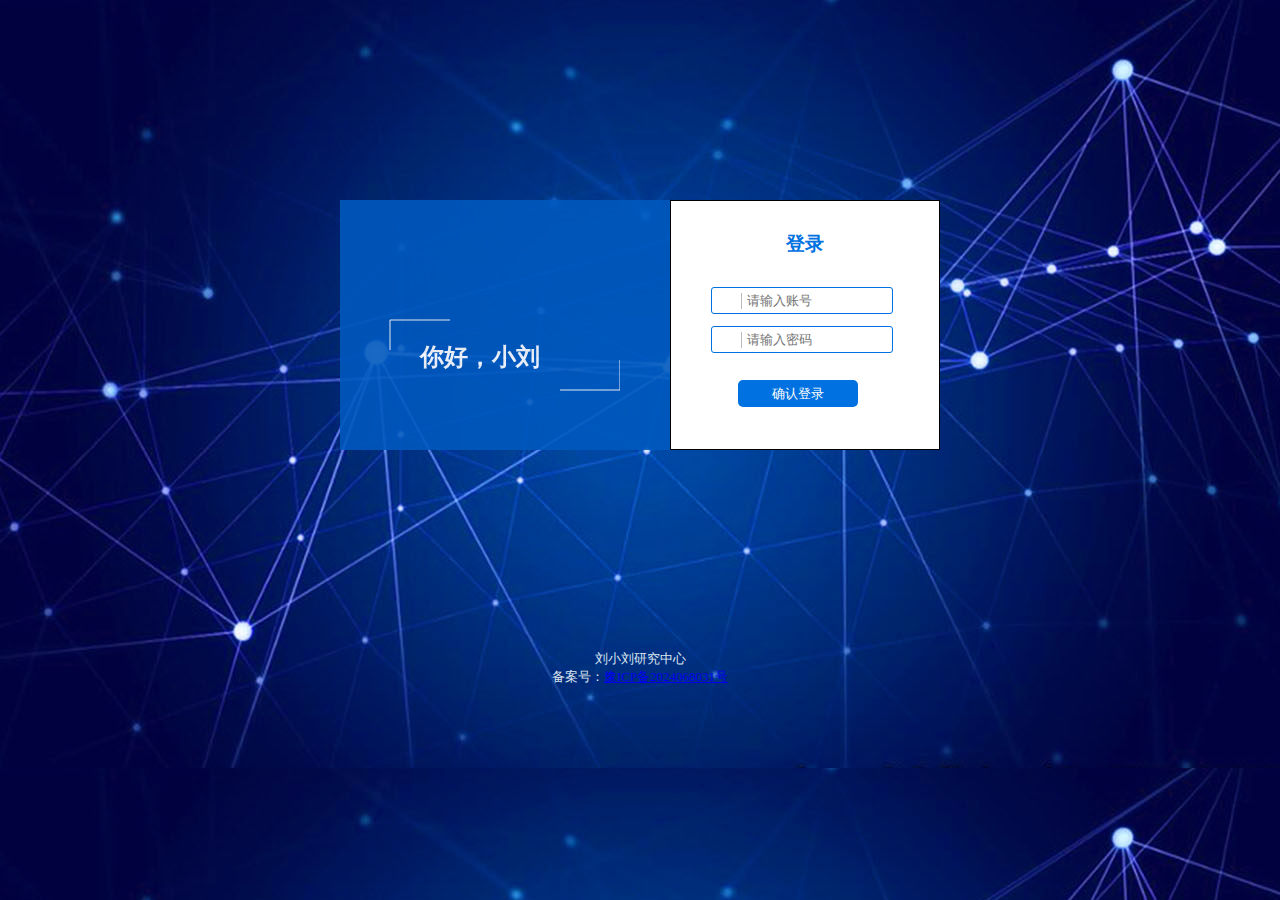
<file: index.html>
<!DOCTYPE html>
<html lang="en">
<head>
    <meta charset="UTF-8">
    <title>2021,你好</title>
   <script>
     //  window.location.href='/findallmessage';
       document.location = "/login.html";
   </script>
</head>
<body>

<center><h1>新年快乐</h1></center>
</body>



</html>
</file>
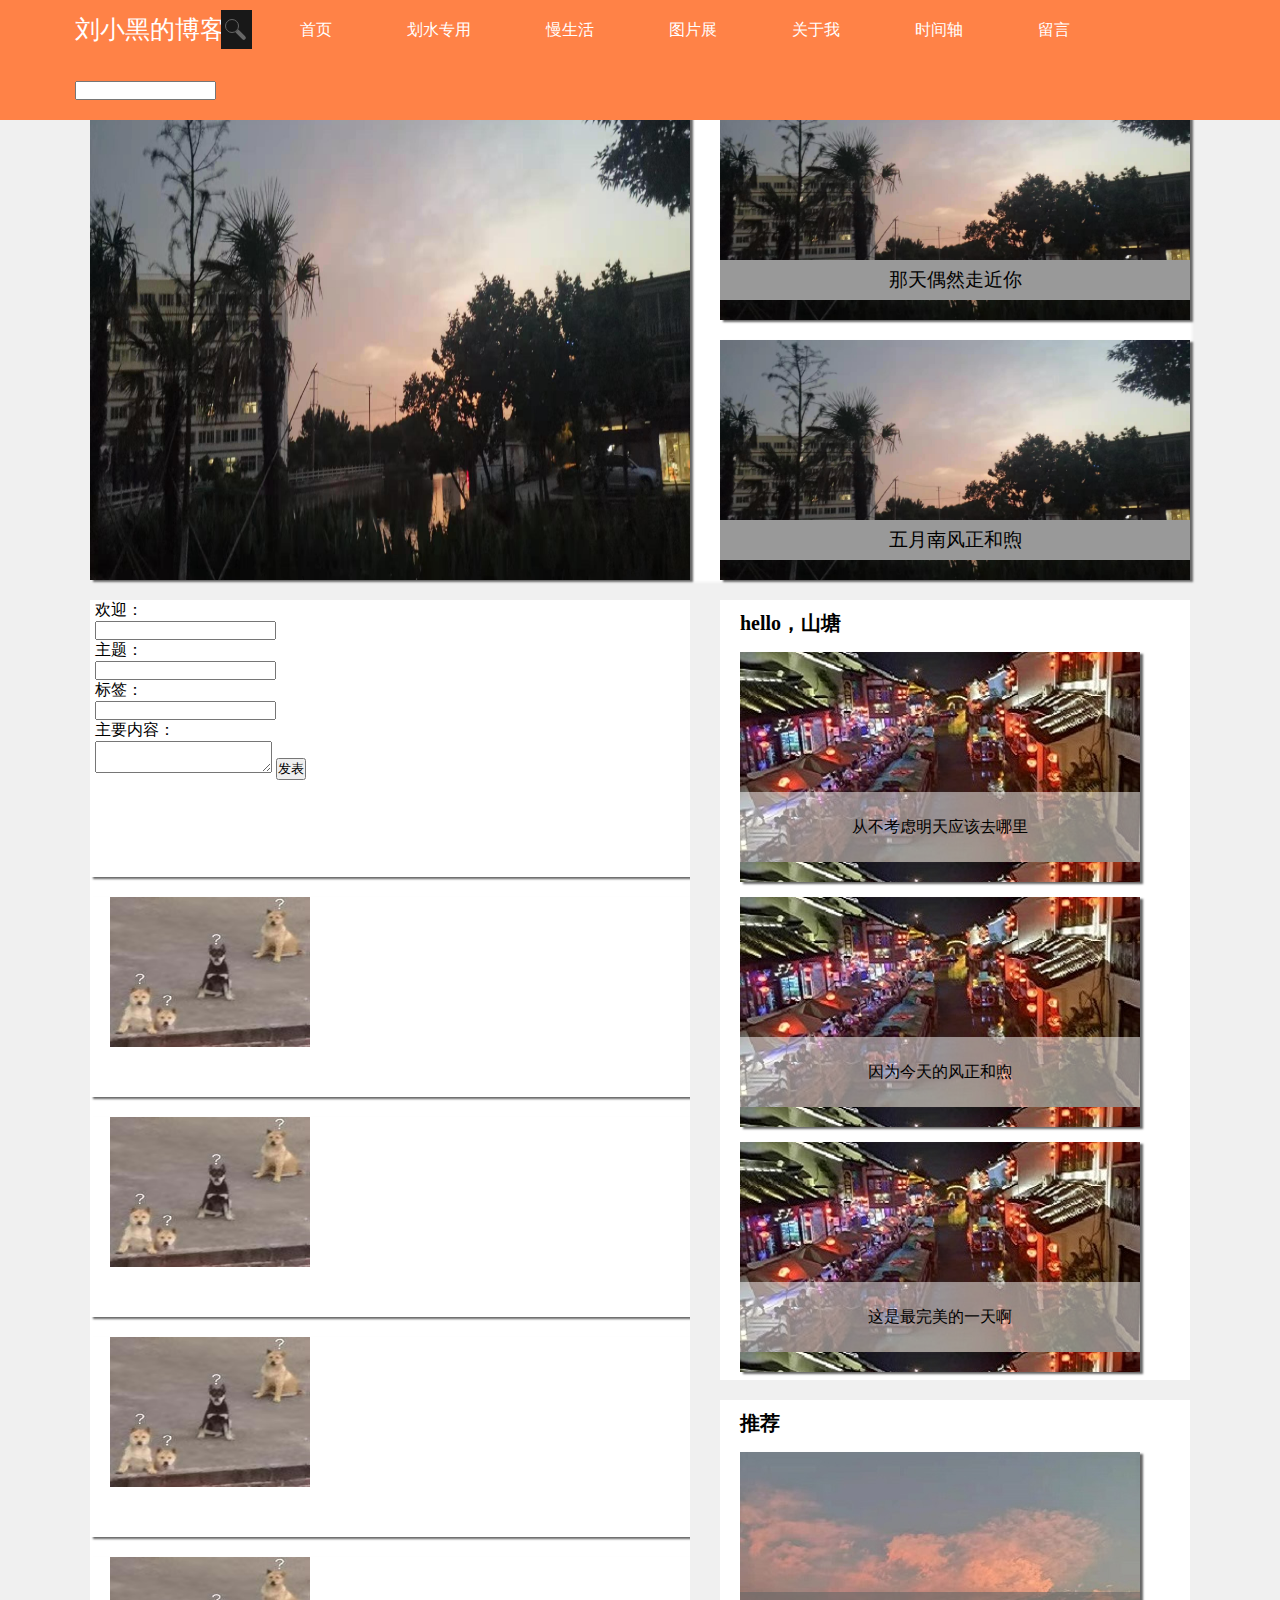
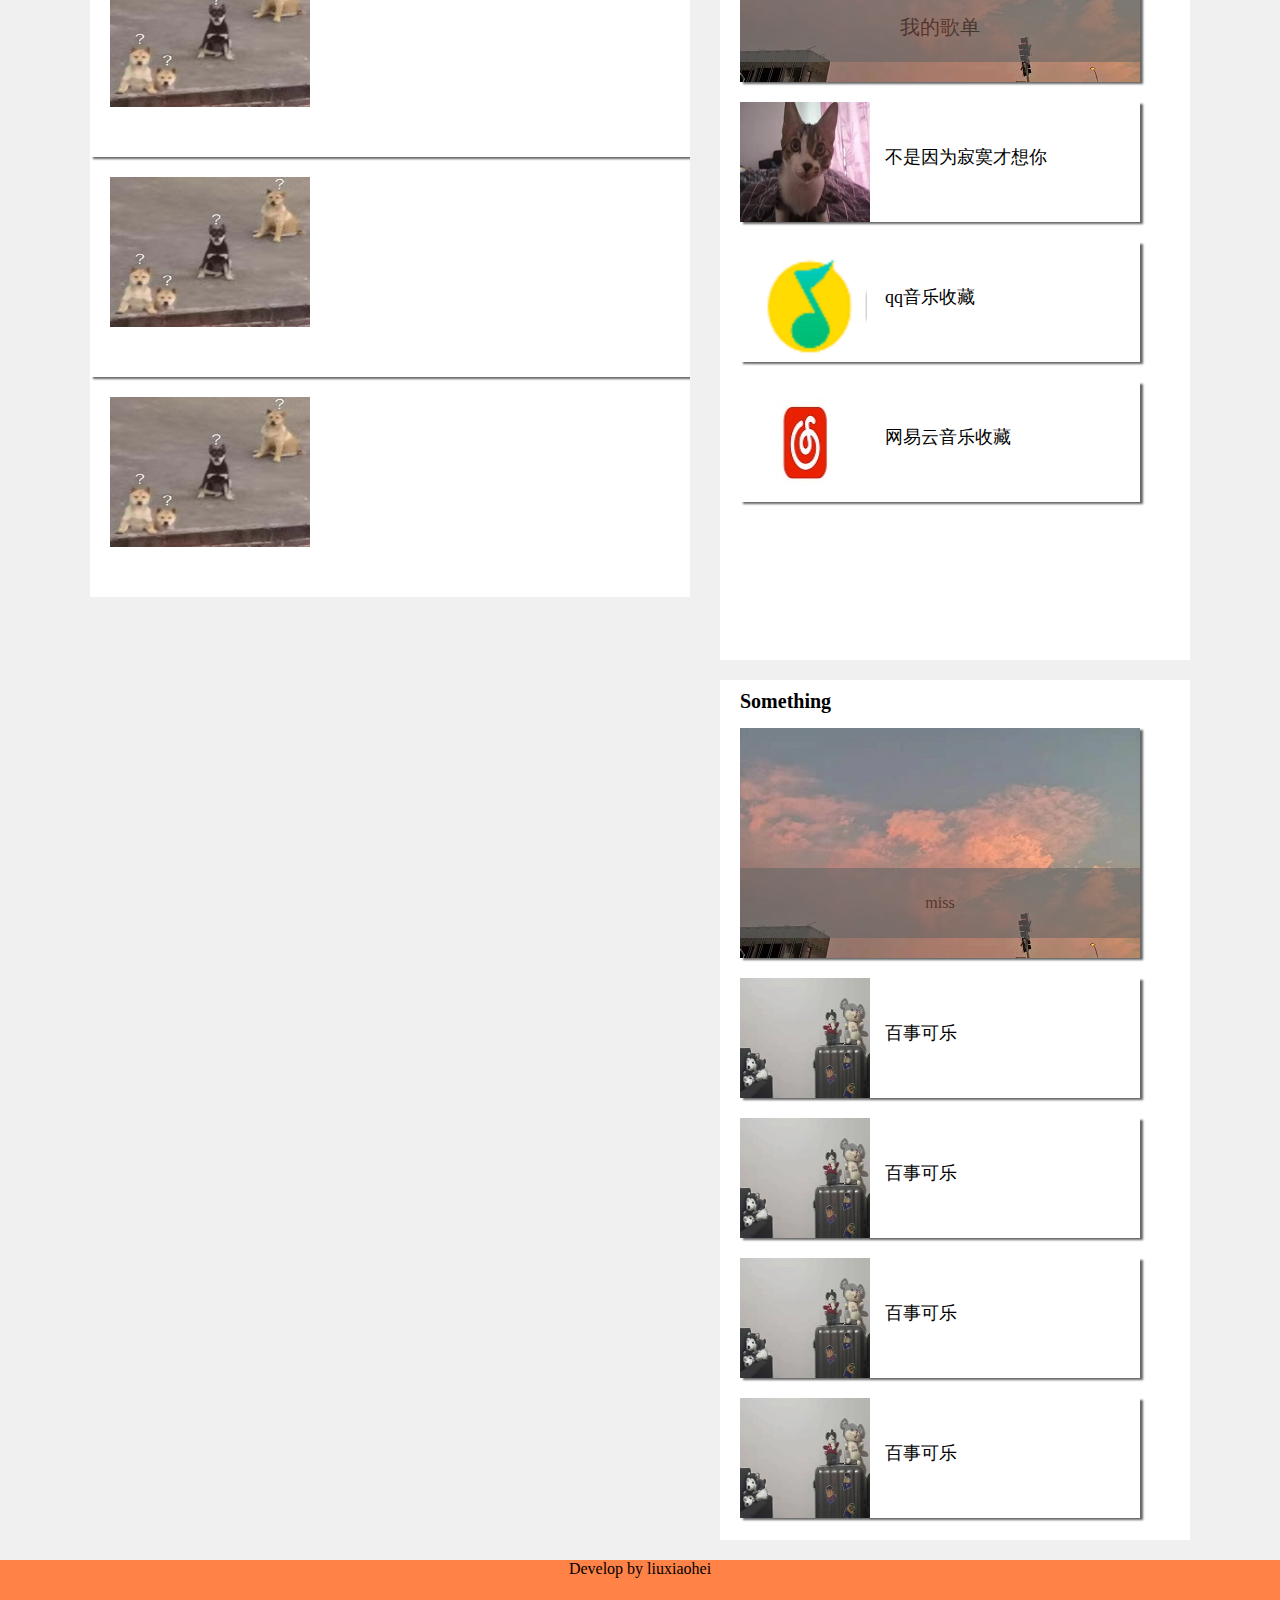
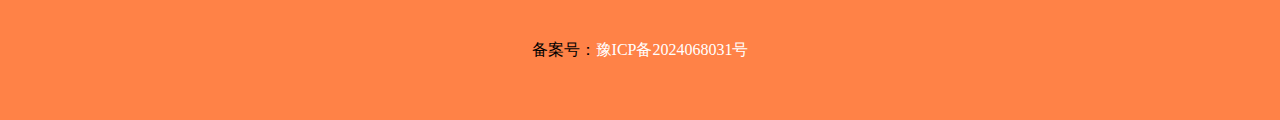
<file: home.html>
<!DOCTYPE html PUBLIC "-//W3C//DTD XHTML 1.0 Transitional//EN" "http://www.w3.org/TR/xhtml1/DTD/xhtml1-transitional.dtd">
<html xmlns="http://www.w3.org/1999/xhtml" xmlns:th="http://www.w3.org/1999/xhtml">
<head>
<meta http-equiv="Content-Type" content="text/html; charset=utf-8" />
   <!-- <meta http-equiv="Content-Type" content="application/json; charset=utf-8" />-->
<title>刘小刘</title>
  <link href="homePage.css" type="text/css" rel="stylesheet"/>
  <script src="jquery-3.3.1.min.js"></script>
  <script src="homePage.js"></script>

    <link  th:href="@{/homePage.css}" rel="stylesheet">

    <script type="text/javascript" th:src="@{/jquery-3.3.1.min.js}"></script>
    <script type="text/javascript" th:src="@{/homePage.js}"></script>
    <script type="text/javascript">
        function shanchu(i){
            alert(i);
             window.location='/deletemessage/i';
        }
        function pass() {
            var count = 1;
            var password=981024;
            var input = prompt('请输入密码：','');

            if (input == password) {
                window.location.href="photo.html";
            } else{
                input = prompt('密码错误!请重新输入:');
            }

            return "这里是输入密码可以看到的内容";
        }

    </script>
</head>
<!--顶部-->
<div class="top">
  <ul class="top_introduce">
          <li><a  onclick="location.reload()" >刘小黑的博客</a></li>
          <li><a href="/findallmessage">首页</a></li>
          <li class="gameLeft"><a href="http://www.baidu.com">划水专用</a>
                  <ul class="game">
                  <li><a href="https://weibo.com//">微博</a></li>
                  <li><a href="https://map.baidu.com/">地图</a></li>
                  <li><a href="https://www.csdn.net/">CSDN</a></li>
                  </ul>
          
          </li>
          <li><a href="http://www.baidu.com">慢生活</a></li>
          <li id="photo"><a onclick="pass()"  >图片展</a></li>
      <!--href="photo.html" -->
          <li><a href="resume.html">关于我</a></li>
          <li><a href="http://www.baidu.com">时间轴</a></li>
          <li><a href="http://www.baidu.com">留言</a></li>
           <li><input type="text" size="15" ><span><img src="/images/seach1.png"/></span></li>
     </ul>
  
   
</div>
 <div class="photoShow">
    <div class="photoShow_hidden">
   <ul>
                 <li><img src="/images/dianji2.jpg"/></li>
                 <li><img src="/images/dianji4.jpg"/></li>
                 <li><img src="/images/dianji5.jpg"/></li>
                 <li><img src="/images/dianji2.jpg"/></li>
                 <li><img src="/images/dianji4.jpg"/></li>
                 <li><img src="/images/dianji5.jpg"/></li>
   </ul>
   </div>
 </div>
<!--广告图片展播-->
<div class="Advertisement">
    <div class="Advertisement_left"><span><img src="/img/img1.jpg"/></span><!--<p></p>--></div>
    <div class="Advertisement_right">
    <div class="Advertisement_right_top"><span><img src="/img/img1.jpg"/></span><p>那天偶然走近你</p></div>
    <div class="Advertisement_right_buttom"><span><img src="/img/img1.jpg"/></span><p>五月南风正和煦</p></div>
</div>
</div>
<!--弹窗跟对联广告-->
<!--<div class="popup"><img src="images/tanchuang.png"/><span></span></div>
<div class="couplet">
<div class="couplet1" ><img src="images/dianji4.jpg"/></div>
<div class="couplet2"><img src="images/dianji4.jpg"/></div>
</div>-->

<!--主体-->
<div class="main">
<!--主体左-->
<div class="main_left">
<!--输入框-->
<div class="content">

    <form action="/savenewmessage"    method="post">
  <P>欢迎：</P><!--<p th:text="${user}" name="us"  > </p> -->
  <input type="text" name="us" th:value="*{user}" readonly="readonly">
<P>主题：</P><input type="text" name="zhuti" class="p1"><br />
<P>标签：</P><input type="text" name="biaoqian" class="p2"><br />

<!--<P>选择图片：</P><input type="file" class="p3" /><br />
  -->
<span>主要内容：</span><br />
<textarea name= "content" class="control"></textarea>

        <button class="submit">发表</button>

    </form>
</div>
<!--<div class="massageList">
    <div>
      &lt;!&ndash;  &nbsp;&nbsp;&nbsp;主题：    <span style="color: skyblue;" th:text="${zhuti}"></span><br/>
        &nbsp;&nbsp;&nbsp;标签：   <span style="color: skyblue;" th:text="${biaoqian}"></span><br/>
        &nbsp;&nbsp;&nbsp;内容：  <span style="color: skyblue;" th:text="${content}"></span><br/>
        &nbsp;&nbsp;&nbsp;日期： <span style="color: skyblue;" th:text="${ts}"></span><br/>&ndash;&gt;
        <table  border="1" >
            <tr>
                <th>
                    <td>
                &nbsp;&nbsp;&nbsp;主题：    <span style="color: skyblue;" th:text="${zhuti}"></span><br/>

            </td>

                </th>

            </tr>
            <tr>
                <th>
                <td>
                    &nbsp;&nbsp;&nbsp;标签：   <span style="color: skyblue;" th:text="${biaoqian}"></span><br/>

                </td>

                </th>

            </tr>
            <tr>
                <th>
                <td>
                     &nbsp;&nbsp;&nbsp;内容：  <span style="color: skyblue;" th:text="${content}"></span><br/>

                </td>

                </th>

            </tr>
            <tr>
                <th>
                <td>
                     &nbsp;&nbsp;&nbsp;日期： <span style="color: skyblue;" th:text="${ts}"></span><br/>

                </td>

                </th>

            </tr>
        </table>
        <hr/>
        <p></p>
    </div>-->
<!--第一条微博-->
<!--<div class="article">
<h1 th:text="${zhuti}"> </h1>

<div class="article_picture"><img src="/images/2.png"/></div>
<div class="article_content">
    <center><p th:text="${biaoqian}"> </p> </center>
<p th:text="${content}"> </p></div>
    <p th:text="${ts}"></p></div>-->

    <!--第一条微博-->
    <div class="article">
        <h1 th:text="${messagelist.get(0).getZhuti()} "> </h1>

        <div class="article_picture"><img src="/img/contentimg.jpg"/></div>

        <div class="article_content">
            <center><p th:text="${messagelist.get(0).getBiaoqian()}"> </p> </center>
            <p th:text="${messagelist.get(0).getContent()}"> </p>
             </div>
        <a onclick="shanchu(0)">删除</a>
        <p th:text="${messagelist.get(0).getTsdate()}"></p>



    </div>

    <div class="article">
    <h1 th:text="${messagelist.get(1).getZhuti()} "> </h1>

    <div class="article_picture"><img src="/img/contentimg.jpg"/></div>
    <div class="article_content">
        <center><p th:text="${messagelist.get(1).getBiaoqian()}"> </p> </center>
        <p th:text="${messagelist.get(1).getContent()}"> </p></div>
    <p th:text="${messagelist.get(1).getTsdate()}"></p></div>

    <!--第2条微博-->
    <div class="article">
        <h1 th:text="${messagelist.get(2).getZhuti()} "> </h1>

        <div class="article_picture"><img src="/img/contentimg.jpg"/></div>
        <div class="article_content">
            <center><p th:text="${messagelist.get(2).getBiaoqian()}"> </p> </center>
            <p th:text="${messagelist.get(2).getContent()}"> </p></div>
        <p th:text="${messagelist.get(2).getTsdate()}"></p></div>

    <div class="article">
        <h1 th:text="${messagelist.get(3).getZhuti()} "> </h1>

        <div class="article_picture"><img src="/img/contentimg.jpg"/></div>
        <div class="article_content">
            <center><p th:text="${messagelist.get(3).getBiaoqian()}"> </p> </center>
            <p th:text="${messagelist.get(3).getContent()}"> </p></div>
        <p th:text="${messagelist.get(3).getTsdate()}"></p></div>

    <div class="article">
        <h1 th:text="${messagelist.get(4).getZhuti()} "> </h1>

        <div class="article_picture"><img src="/img/contentimg.jpg"/></div>
        <div class="article_content">
            <center><p th:text="${messagelist.get(4).getBiaoqian()}"> </p> </center>
            <p th:text="${messagelist.get(4).getContent()}"> </p></div>
        <p th:text="${messagelist.get(4).getTsdate()}"></p></div>

    <div class="article">
        <h1 th:text="${messagelist.get(5).getZhuti()} "> </h1>

        <div class="article_picture"><img src="/img/contentimg.jpg"/></div>
        <div class="article_content">
            <center><p th:text="${messagelist.get(5).getBiaoqian()}"> </p> </center>
            <p th:text="${messagelist.get(5).getContent()}"> </p></div>
        <p th:text="${messagelist.get(5).getTsdate()}"></p></div>


</div>


<!--主体右-->
<div class="main_right">
<!--主体右   上-->
<div class="main_right_top">
<h1>hello，山塘</h1>
        <ul>
        <li><span>从不考虑明天应该去哪里</span></li>
        <li><span>因为今天的风正和煦</span></li>
            <li><span>这是最完美的一天啊</span></li>
        </ul>
</div>
<!--主体右   中1-->
<div class="main_right_middle">
        <h1>推荐 </h1>
                <ul>
                    <li><span style=" font-size:20px">我的歌单</span></li>
                </ul>
        <div class="main_right_middle_nav">
                <ul>
                        <li><span><img src="/images/dading.jpg" /></span>
                     <a style=" width: 250px;height: 77px; float: right; margin-right:5px;
                        margin-top:40px;
                        line-height:30px;
                        font-size: 18px;
                        color: black "
                       href="https://y.qq.com/n/ryqq/songDetail/001cgpor2AnOa9?songtype=0&ADTAG=h5_playsong">不是因为寂寞才想你</a>

                        </li>

                        <li><span><img src="/images/music.jpg"/></span>
                            <a style=" width: 250px;height: 77px; float: right; margin-right:5px;
                        margin-top:40px;
                        line-height:30px;
                        font-size: 18px;
                        color: black "
                               href="https://c.y.qq.com/base/fcgi-bin/u?__=TQfxai5">qq音乐收藏</a>
                        </li>
                        <li><span><img src="/images/wangyiyun.jpg"/></span>
                            <a style=" width: 250px;height: 77px; float: right; margin-right:5px;
                        margin-top:40px;
                        line-height:30px;
                        font-size: 18px;
                        color: black "
                               href="http://music.163.com/playlist/4935599376/1302557657/?userid=1302557657 ">网易云音乐收藏</a>

                        </li>

                </ul>
        
        
        </div>
        

  
</div>

<div class="main_right_middle">
        <h1>Something</h1>
                <ul>
                    <li><span>miss</span></li>
                </ul>
        <div class="main_right_middle_nav">
                <ul>
                        <li><span><img src="/images/a1.jpg"/></span>
                      <a style=" width: 250px;height: 77px; float: right; margin-right:5px;
                        margin-top:40px;
                        line-height:30px;
                        font-size: 18px;
                        color: black " >百事可乐</a>

                        </li>
                        <li><span><img src="/images/a1.jpg"/></span><a style=" width: 250px;height: 77px; float: right; margin-right:5px;
                        margin-top:40px;
                        line-height:30px;
                        font-size: 18px;
                        color: black " >百事可乐</a>
                         </li>
                        <li><span><img src="/images/a1.jpg"/></span><a style=" width: 250px;height: 77px; float: right; margin-right:5px;
                        margin-top:40px;
                        line-height:30px;
                        font-size: 18px;
                        color: black " >百事可乐</a>
                        </li>
                        <li><span><img src="/images/a1.jpg"/></span><a style=" width: 250px;height: 77px; float: right; margin-right:5px;
                        margin-top:40px;
                        line-height:30px;
                        font-size: 18px;
                        color: black " >百事可乐</a>
                        </li>
                </ul>
        
        
        </div>
        

  
</div>
<!--<div class="main_right_bottom">
<h1>关注我、捐捐款</h1>
<ul>
<li><span><img src="images/qq.png"/></span>&nbsp;&nbsp;&nbsp;2285227135</li>
<li><span><img src="images/zhifubao.png"/></span>&nbsp;&nbsp;&nbsp;22852227135@qq.com</li>
<li><span><img src="images/weixin.png"/></span>&nbsp;&nbsp;&nbsp;bin-s6</li>
</ul>
<img src="images/shoukuanma.png"/>
</div>-->
</div>
</div>
<div class="clear"></div>
<!--底部-->
<div class="footer"><p>Develop by liuxiaohei</p></br>
</div>

<p class="footer"  >备案号：<a href="https://beian.miit.gov.cn/#/Integrated/index" rel="nofollow" target="_blank"  >豫ICP备2024068031号</a></p>

<body>
</body>
</html>
</file>
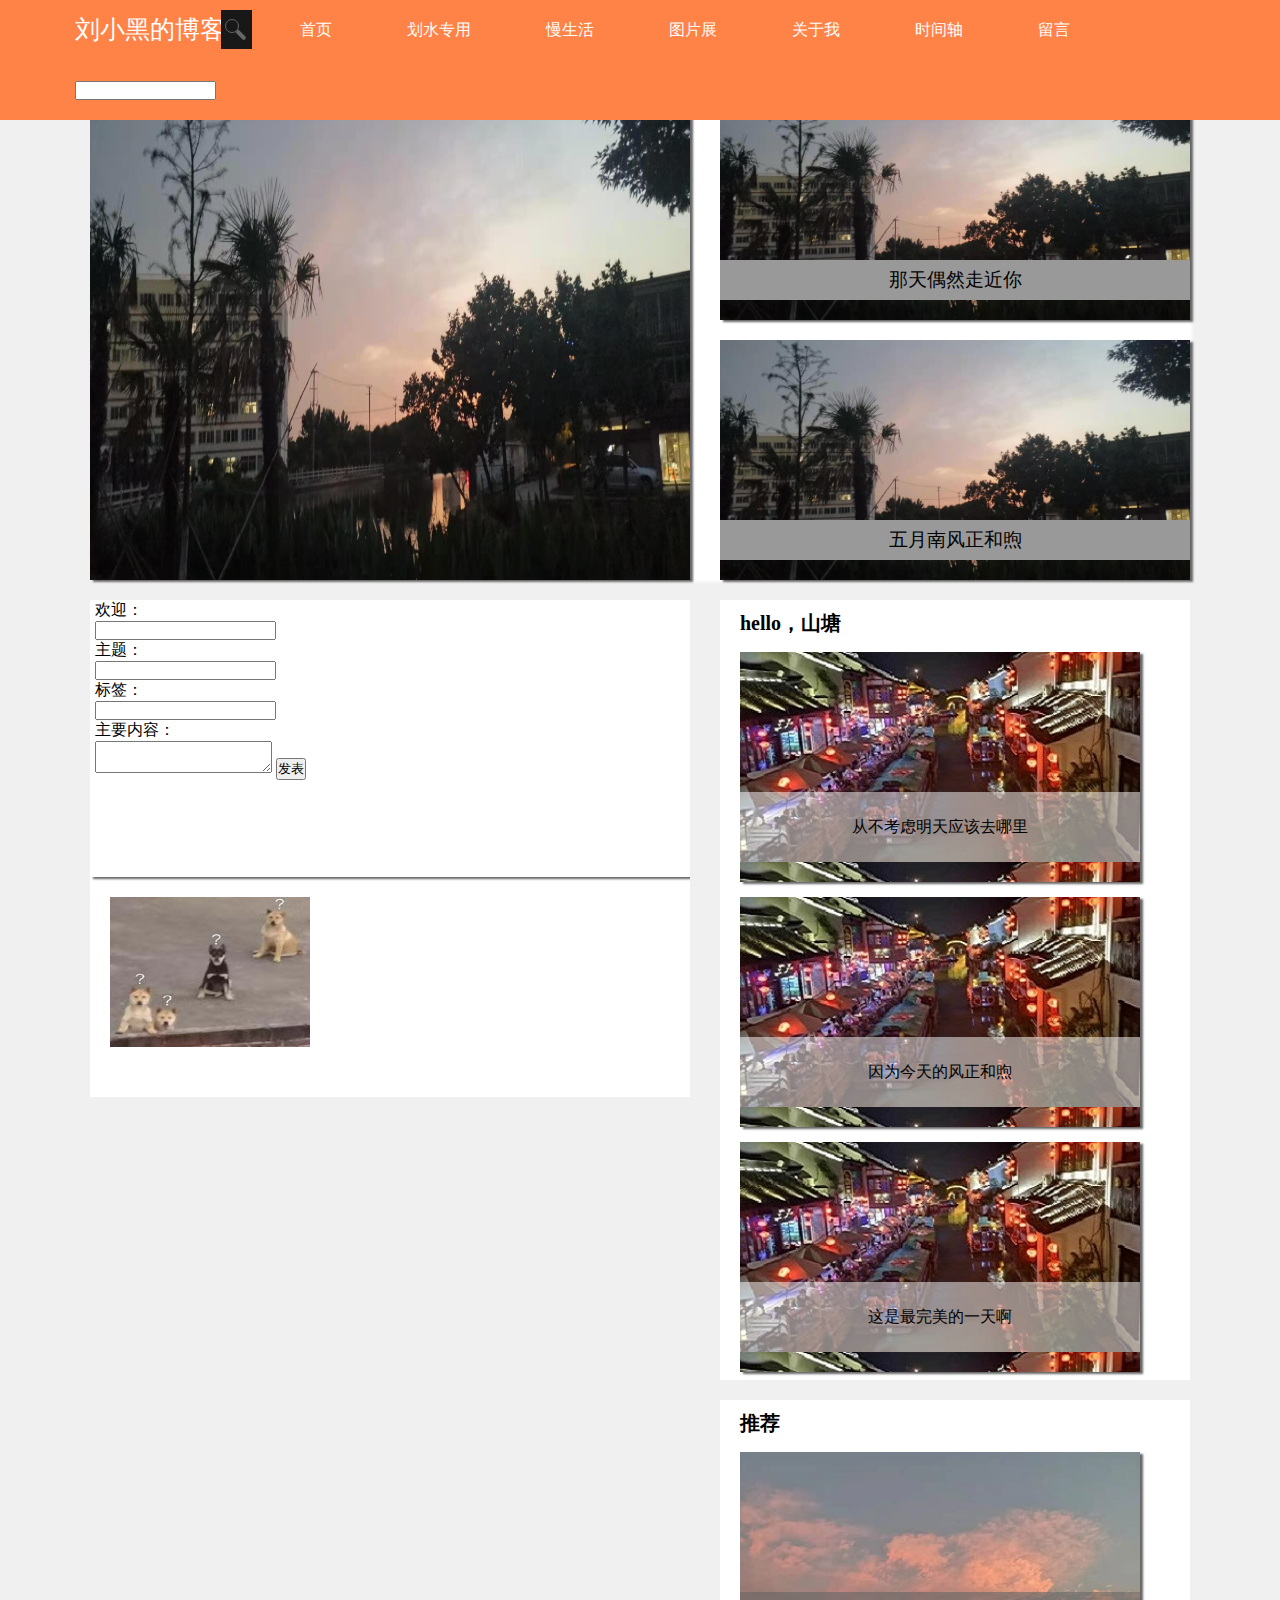
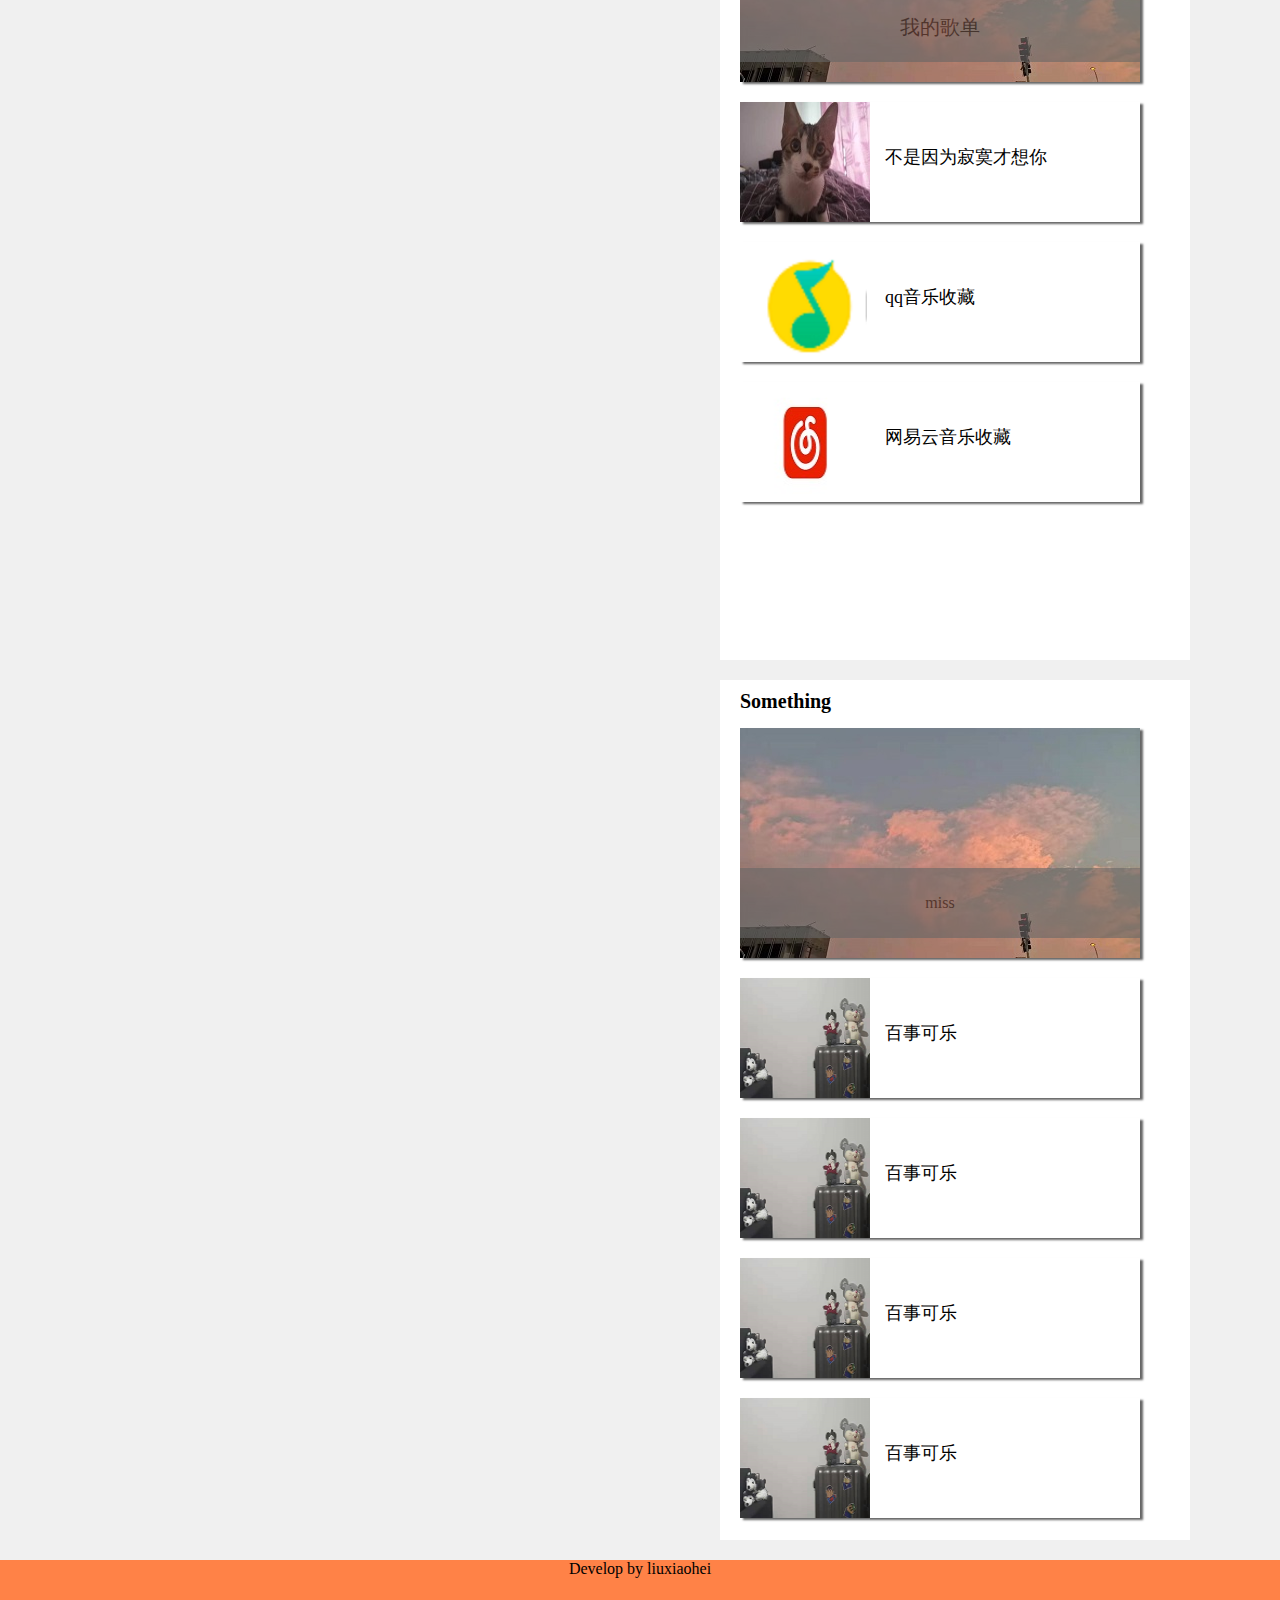
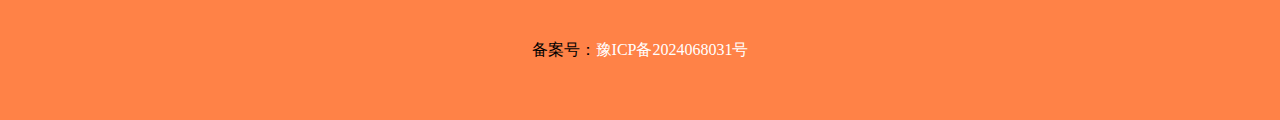
<file: home2.html>
<!DOCTYPE html PUBLIC "-//W3C//DTD XHTML 1.0 Transitional//EN" "http://www.w3.org/TR/xhtml1/DTD/xhtml1-transitional.dtd">
<html xmlns="http://www.w3.org/1999/xhtml" xmlns:th="http://www.w3.org/1999/xhtml">
<head>
    <meta http-equiv="Content-Type" content="text/html; charset=utf-8" />
    <!-- <meta http-equiv="Content-Type" content="application/json; charset=utf-8" />-->
    <title>刘小刘</title>
    <link href="homePage.css" type="text/css" rel="stylesheet"/>
    <script src="jquery-3.3.1.min.js"></script>
    <script src="homePage.js"></script>

    <link  th:href="@{/homePage.css}" rel="stylesheet">

    <script type="text/javascript" th:src="@{/jquery-3.3.1.min.js}"></script>
    <script type="text/javascript" th:src="@{/homePage.js}"></script>
    <script type="text/javascript">
        function shanchu(i){
            alert(i);
            window.location='/deletemessage/i';
        }
        function pass() {
            var count = 1;
            var password=981024;
            var input = prompt('请输入密码：','');

            if (input == password) {
                window.location.href="photo.html";
            } else{
                input = prompt('密码错误!请重新输入:');
            }

            return "这里是输入密码可以看到的内容";
        }

    </script>
</head>
<!--顶部-->
<div class="top">
    <ul class="top_introduce">
        <li><a  onclick="location.reload()" >刘小黑的博客</a></li>
        <li><a href="/findallmessage">首页</a></li>
        <li class="gameLeft"><a href="http://www.baidu.com">划水专用</a>
            <ul class="game">
                <li><a href="https://weibo.com//">微博</a></li>
                <li><a href="https://map.baidu.com/">地图</a></li>
                <li><a href="https://www.csdn.net/">CSDN</a></li>
            </ul>

        </li>
        <li><a href="http://www.baidu.com">慢生活</a></li>
        <li id="photo"><a onclick="pass()"  >图片展</a></li>
        <!--href="photo.html" -->
        <li><a href="resume.html">关于我</a></li>
        <li><a href="http://www.baidu.com">时间轴</a></li>
        <li><a href="http://www.baidu.com">留言</a></li>
        <li><input type="text" size="15" ><span><img src="/images/seach1.png"/></span></li>
    </ul>


</div>
<div class="photoShow">
    <div class="photoShow_hidden">
        <ul>
            <li><img src="/images/dianji2.jpg"/></li>
            <li><img src="/images/dianji4.jpg"/></li>
            <li><img src="/images/dianji5.jpg"/></li>
            <li><img src="/images/dianji2.jpg"/></li>
            <li><img src="/images/dianji4.jpg"/></li>
            <li><img src="/images/dianji5.jpg"/></li>
        </ul>
    </div>
</div>
<!--广告图片展播-->
<div class="Advertisement">
    <div class="Advertisement_left"><span><img src="/img/img1.jpg"/></span><!--<p></p>--></div>
    <div class="Advertisement_right">
        <div class="Advertisement_right_top"><span><img src="/img/img1.jpg"/></span><p>那天偶然走近你</p></div>
        <div class="Advertisement_right_buttom"><span><img src="/img/img1.jpg"/></span><p>五月南风正和煦</p></div>
    </div>
</div>
<!--弹窗跟对联广告-->
<!--<div class="popup"><img src="images/tanchuang.png"/><span></span></div>
<div class="couplet">
<div class="couplet1" ><img src="images/dianji4.jpg"/></div>
<div class="couplet2"><img src="images/dianji4.jpg"/></div>
</div>-->

<!--主体-->
<div class="main">
    <!--主体左-->
    <div class="main_left">
        <!--输入框-->
        <div class="content">

            <form action="/savenewmessage"    method="post">
                <P>欢迎：</P><!--<p th:text="${user}" name="us"  > </p> -->
                <input type="text" name="us" th:value="*{user}" readonly="readonly">
                <P>主题：</P><input type="text" name="zhuti" class="p1"><br />
                <P>标签：</P><input type="text" name="biaoqian" class="p2"><br />

                <!--<P>选择图片：</P><input type="file" class="p3" /><br />
                  -->
                <span>主要内容：</span><br />
                <textarea name= "content" class="control"></textarea>

                <button class="submit">发表</button>

            </form>
        </div>

        <div id="dataContainer" class="scrollable-container">
            <!-- 这里将会显示数据 -->
            <div class="article dynamic-height" th:each="message, messageStat : ${messagelist}">
                <h1 th:text="${message.zhuti}"></h1>
                <div class="article_picture"><img src="/img/contentimg.jpg"/></div>
                <div class="article_content">
                    <center><p th:text="${message.biaoqian}"></p></center>
                    <p th:text="${message.content}"></p>
                </div>
                <a th:onclick="'shanchu(' + ${messageStat.index} + ')'" href="#">删除</a>
                <p th:text="${message.tsdate}"></p>
            </div>
        </div>

        <script>
            // 使用JavaScript为每个带有.dynamic-height类的元素增加高度
            const dynamicHeightElements = document.querySelectorAll(".dynamic-height");
            dynamicHeightElements.forEach((element) => {
                element.style.height = (parseInt(element.style.height || 0) + 200) + "px";
            });
        </script>


    </div>


    <!--主体右-->
    <div class="main_right">
        <!--主体右   上-->
        <div class="main_right_top">
            <h1>hello，山塘</h1>
            <ul>
                <li><span>从不考虑明天应该去哪里</span></li>
                <li><span>因为今天的风正和煦</span></li>
                <li><span>这是最完美的一天啊</span></li>
            </ul>
        </div>
        <!--主体右   中1-->
        <div class="main_right_middle">
            <h1>推荐 </h1>
            <ul>
                <li><span style=" font-size:20px">我的歌单</span></li>
            </ul>
            <div class="main_right_middle_nav">
                <ul>
                    <li><span><img src="/images/dading.jpg" /></span>
                        <a style=" width: 250px;height: 77px; float: right; margin-right:5px;
                        margin-top:40px;
                        line-height:30px;
                        font-size: 18px;
                        color: black "
                           href="https://y.qq.com/n/ryqq/songDetail/001cgpor2AnOa9?songtype=0&ADTAG=h5_playsong">不是因为寂寞才想你</a>

                    </li>

                    <li><span><img src="/images/music.jpg"/></span>
                        <a style=" width: 250px;height: 77px; float: right; margin-right:5px;
                        margin-top:40px;
                        line-height:30px;
                        font-size: 18px;
                        color: black "
                           href="https://c.y.qq.com/base/fcgi-bin/u?__=TQfxai5">qq音乐收藏</a>
                    </li>
                    <li><span><img src="/images/wangyiyun.jpg"/></span>
                        <a style=" width: 250px;height: 77px; float: right; margin-right:5px;
                        margin-top:40px;
                        line-height:30px;
                        font-size: 18px;
                        color: black "
                           href="http://music.163.com/playlist/4935599376/1302557657/?userid=1302557657 ">网易云音乐收藏</a>

                    </li>

                </ul>


            </div>



        </div>

        <div class="main_right_middle">
            <h1>Something</h1>
            <ul>
                <li><span>miss</span></li>
            </ul>
            <div class="main_right_middle_nav">
                <ul>
                    <li><span><img src="/images/a1.jpg"/></span>
                        <a style=" width: 250px;height: 77px; float: right; margin-right:5px;
                        margin-top:40px;
                        line-height:30px;
                        font-size: 18px;
                        color: black " >百事可乐</a>

                    </li>
                    <li><span><img src="/images/a1.jpg"/></span><a style=" width: 250px;height: 77px; float: right; margin-right:5px;
                        margin-top:40px;
                        line-height:30px;
                        font-size: 18px;
                        color: black " >百事可乐</a>
                    </li>
                    <li><span><img src="/images/a1.jpg"/></span><a style=" width: 250px;height: 77px; float: right; margin-right:5px;
                        margin-top:40px;
                        line-height:30px;
                        font-size: 18px;
                        color: black " >百事可乐</a>
                    </li>
                    <li><span><img src="/images/a1.jpg"/></span><a style=" width: 250px;height: 77px; float: right; margin-right:5px;
                        margin-top:40px;
                        line-height:30px;
                        font-size: 18px;
                        color: black " >百事可乐</a>
                    </li>
                </ul>


            </div>



        </div>
        <!--<div class="main_right_bottom">
        <h1>关注我、捐捐款</h1>
        <ul>
        <li><span><img src="images/qq.png"/></span>&nbsp;&nbsp;&nbsp;2285227135</li>
        <li><span><img src="images/zhifubao.png"/></span>&nbsp;&nbsp;&nbsp;22852227135@qq.com</li>
        <li><span><img src="images/weixin.png"/></span>&nbsp;&nbsp;&nbsp;bin-s6</li>
        </ul>
        <img src="images/shoukuanma.png"/>
        </div>-->
    </div>
</div>
<div class="clear"></div>
<!--底部-->
<div class="footer"><p>Develop by liuxiaohei</p></br>
</div>

<p class="footer"  >备案号：<a href="https://beian.miit.gov.cn/#/Integrated/index" rel="nofollow" target="_blank"  >豫ICP备2024068031号</a></p>
<body>
</body>
</html>
</file>
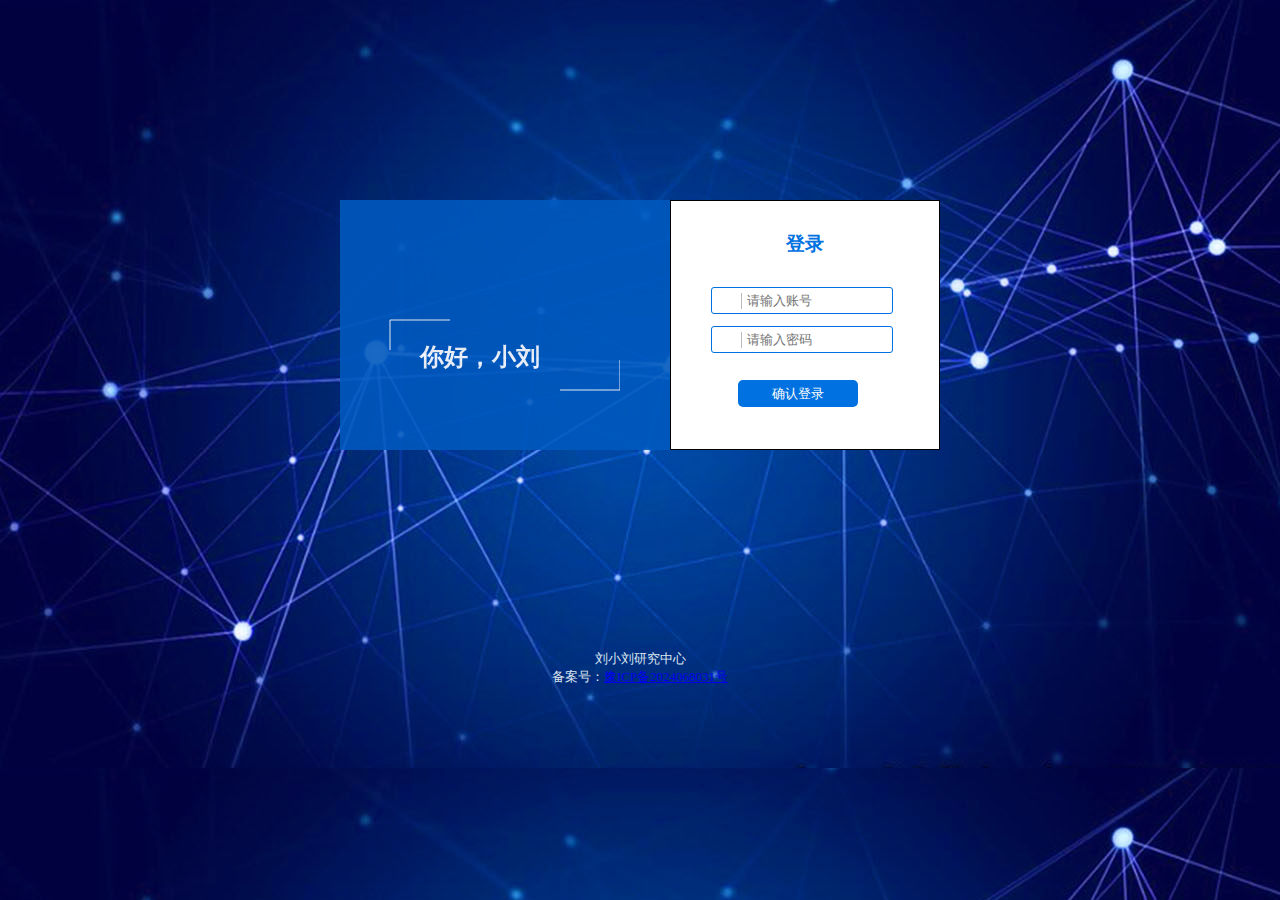
<file: login.html>
<!DOCTYPE html>
<html lang="en" xmlns:th="http://www.w3.org/1999/xhtml">
<head>
	<meta charset="UTF-8">
	<title>刘小刘登录中心</title>
	<link rel="stylesheet" href="css/login.css">
	<style>
		 canvas{
		 	color:#fff;
		 }
	</style>
    <link rel="stylesheet" href="img/yz.png">
    <link th:href="@{/css/login.css}" rel="stylesheet"/>
    <link th:href="@{/img/rz.png}" rel="stylesheet"/>
</head>
<body>
	<div id="login">
        <div>

            <canvas width="280" height="300"></canvas>
        </div>
        <div class="login-form">
            <form action="/login" method="post">
                <h3>登录</h3>
                <div class="inputs">
	                <div class="input-in"><input type="text" name="name" placeholder="请输入账号"></div>
	                <div class="input-in"><input type="password" name="password" placeholder="请输入密码"></div>
                </div>
                <div class="btn"><button>确认登录</button></div>
            </form>
        </div>
	</div>
	<p class="footer">刘小刘研究中心</p>
    <p class="footer"  >备案号：<a href="https://beian.miit.gov.cn/#/Integrated/index" rel="nofollow" target="_blank"  >豫ICP备2024068031号</a></p>

<script>
	 var canvas=document.querySelector("canvas");
	 var ctx = canvas.getContext("2d");
     ctx.beginPath();
     ctx.moveTo(50,120);
     ctx.lineTo(50,150);
     ctx.strokeStyle="#fff";
     ctx.stroke();

     ctx.beginPath();
     ctx.moveTo(110,120);
     ctx.lineTo(50,120);
     ctx.strokeStyle="#fff";
     ctx.stroke();

     ctx.beginPath();
     ctx.moveTo(280,190);
     ctx.lineTo(220,190);
     ctx.strokeStyle="#fff";
     ctx.stroke();

     ctx.beginPath();
     ctx.moveTo(280,160);
     ctx.lineTo(280,190);
     ctx.strokeStyle="#fff";
     ctx.stroke();

     ctx.fillStyle="#fff";
     ctx.font="bold 24px MicroSoft YaHei";
     ctx.fillText("你好，小刘",80,165);
</script>
</body>
</html>
</file>
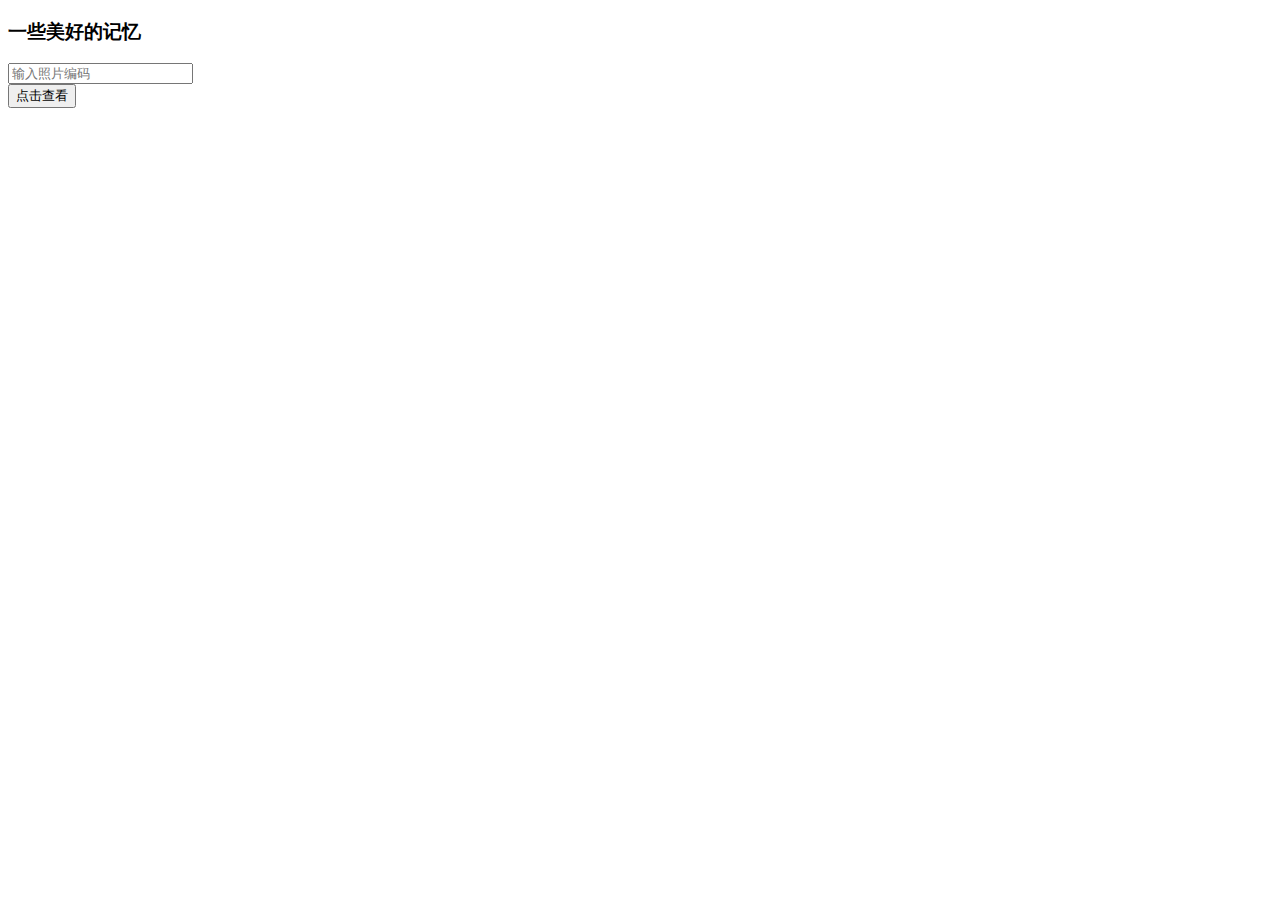
<file: photo.html>
<!DOCTYPE html>
<html lang="en">
<head>
    <meta charset="UTF-8">
    <title>Title</title>
</head>
<body>
<form method="post" action="/getpic" >
    <h3>一些美好的记忆</h3>
    <div class="inputs">
        <div class="input-in"><input type="text" name="id" placeholder="输入照片编码"></div>
    </div>
    <div class="btn"><button>点击查看</button></div>
</form>

</body>
</html>
</file>
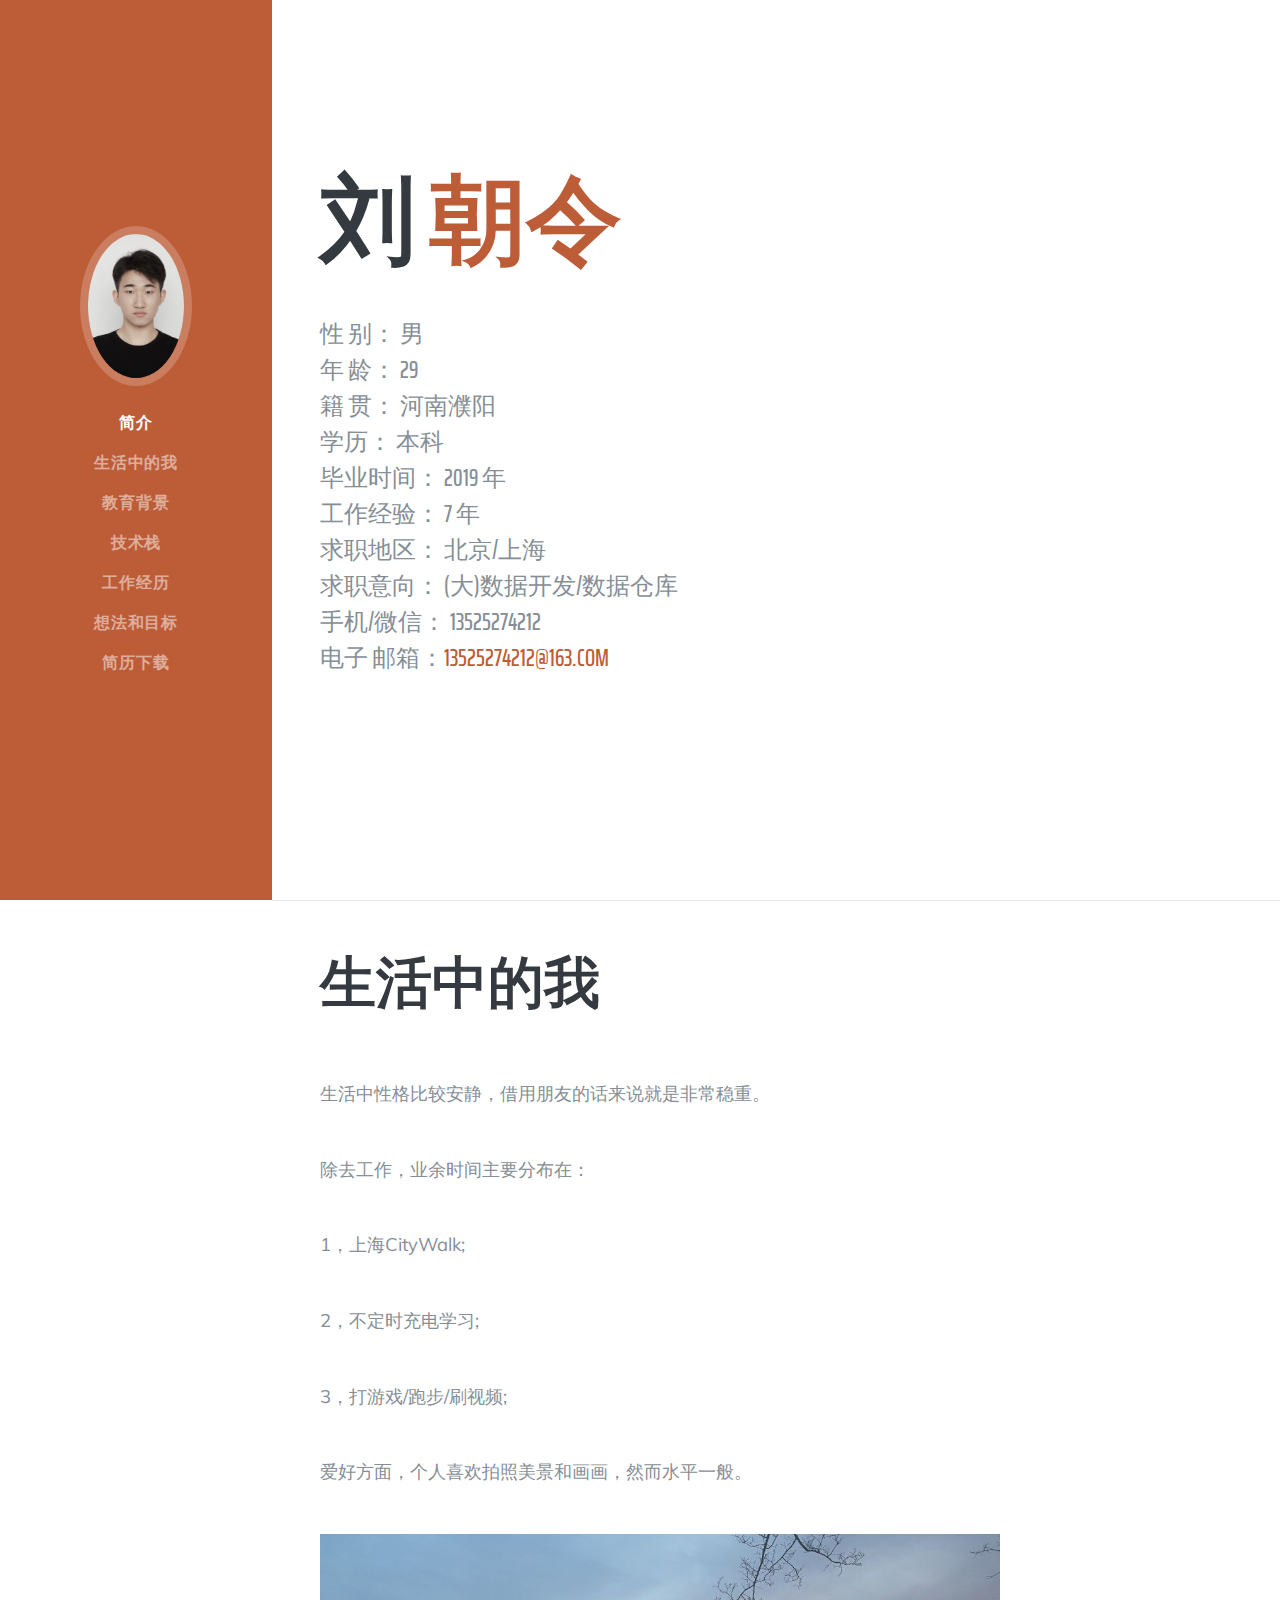
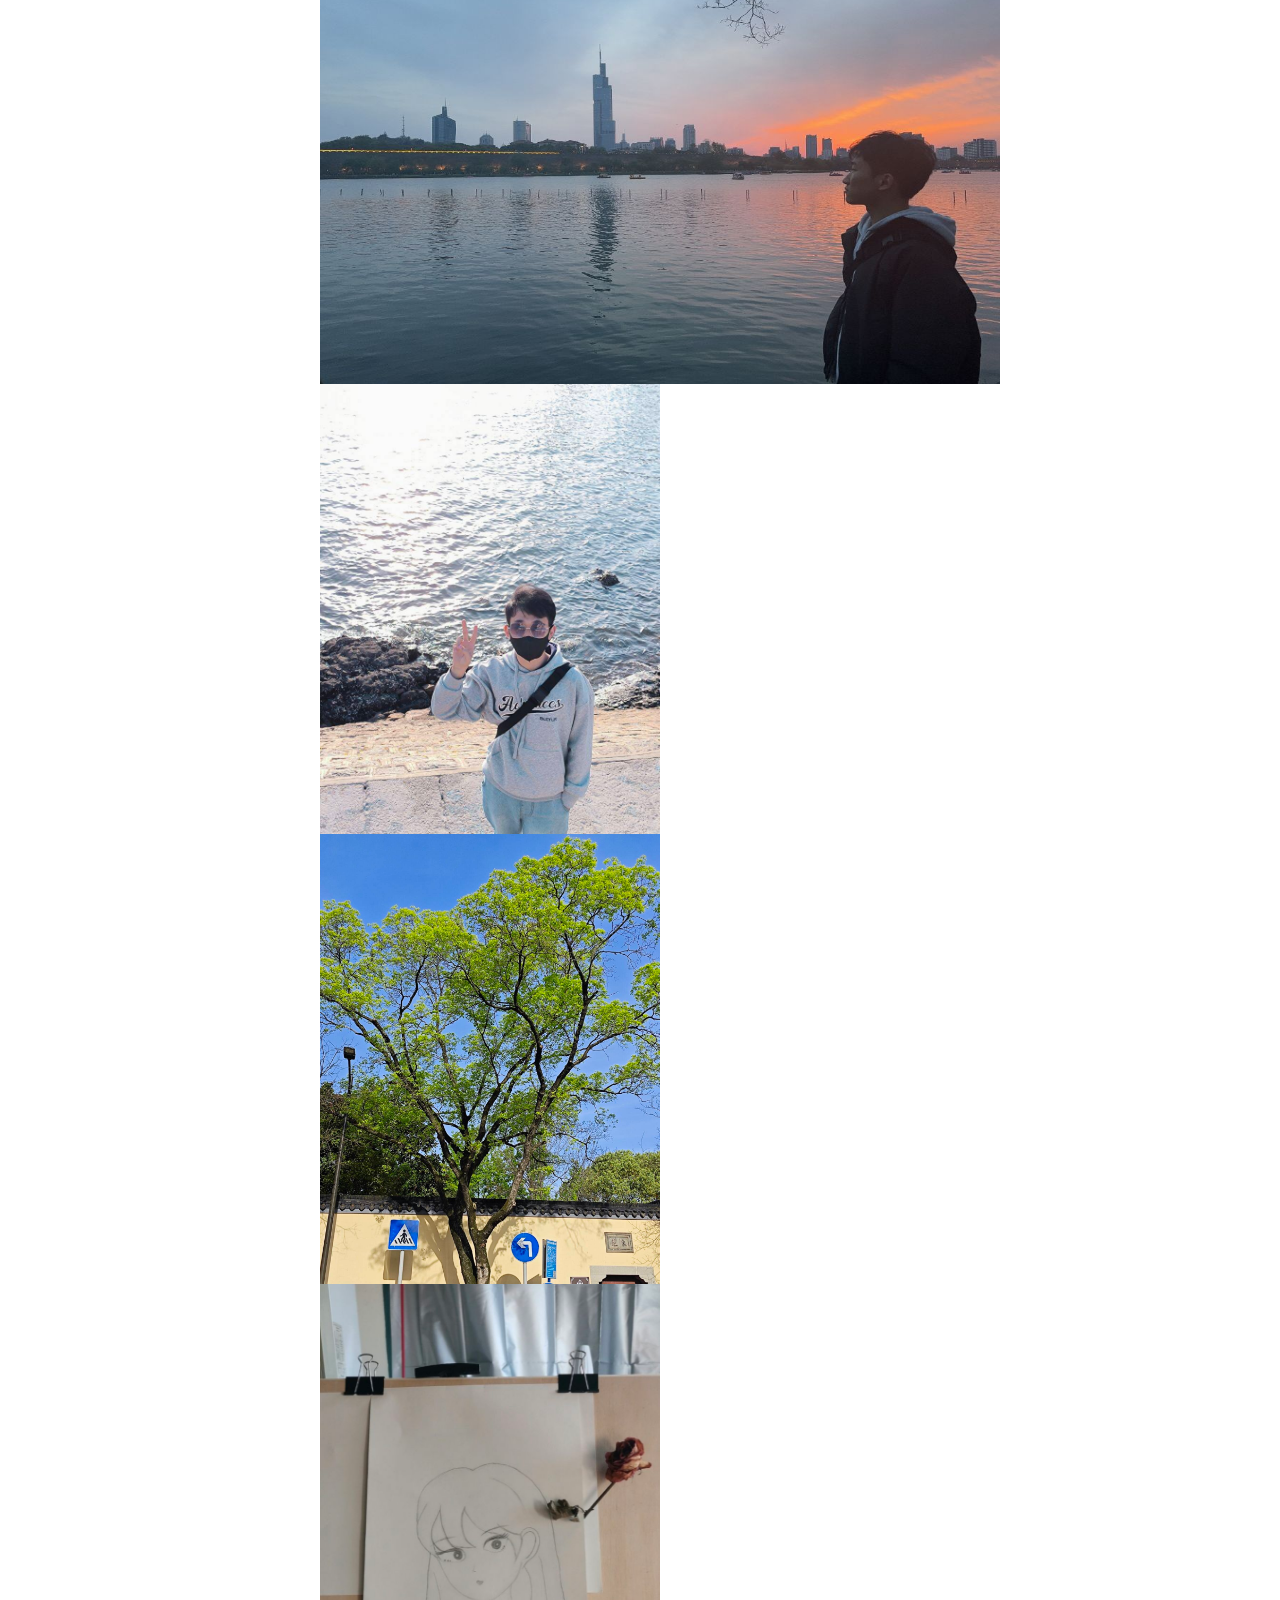
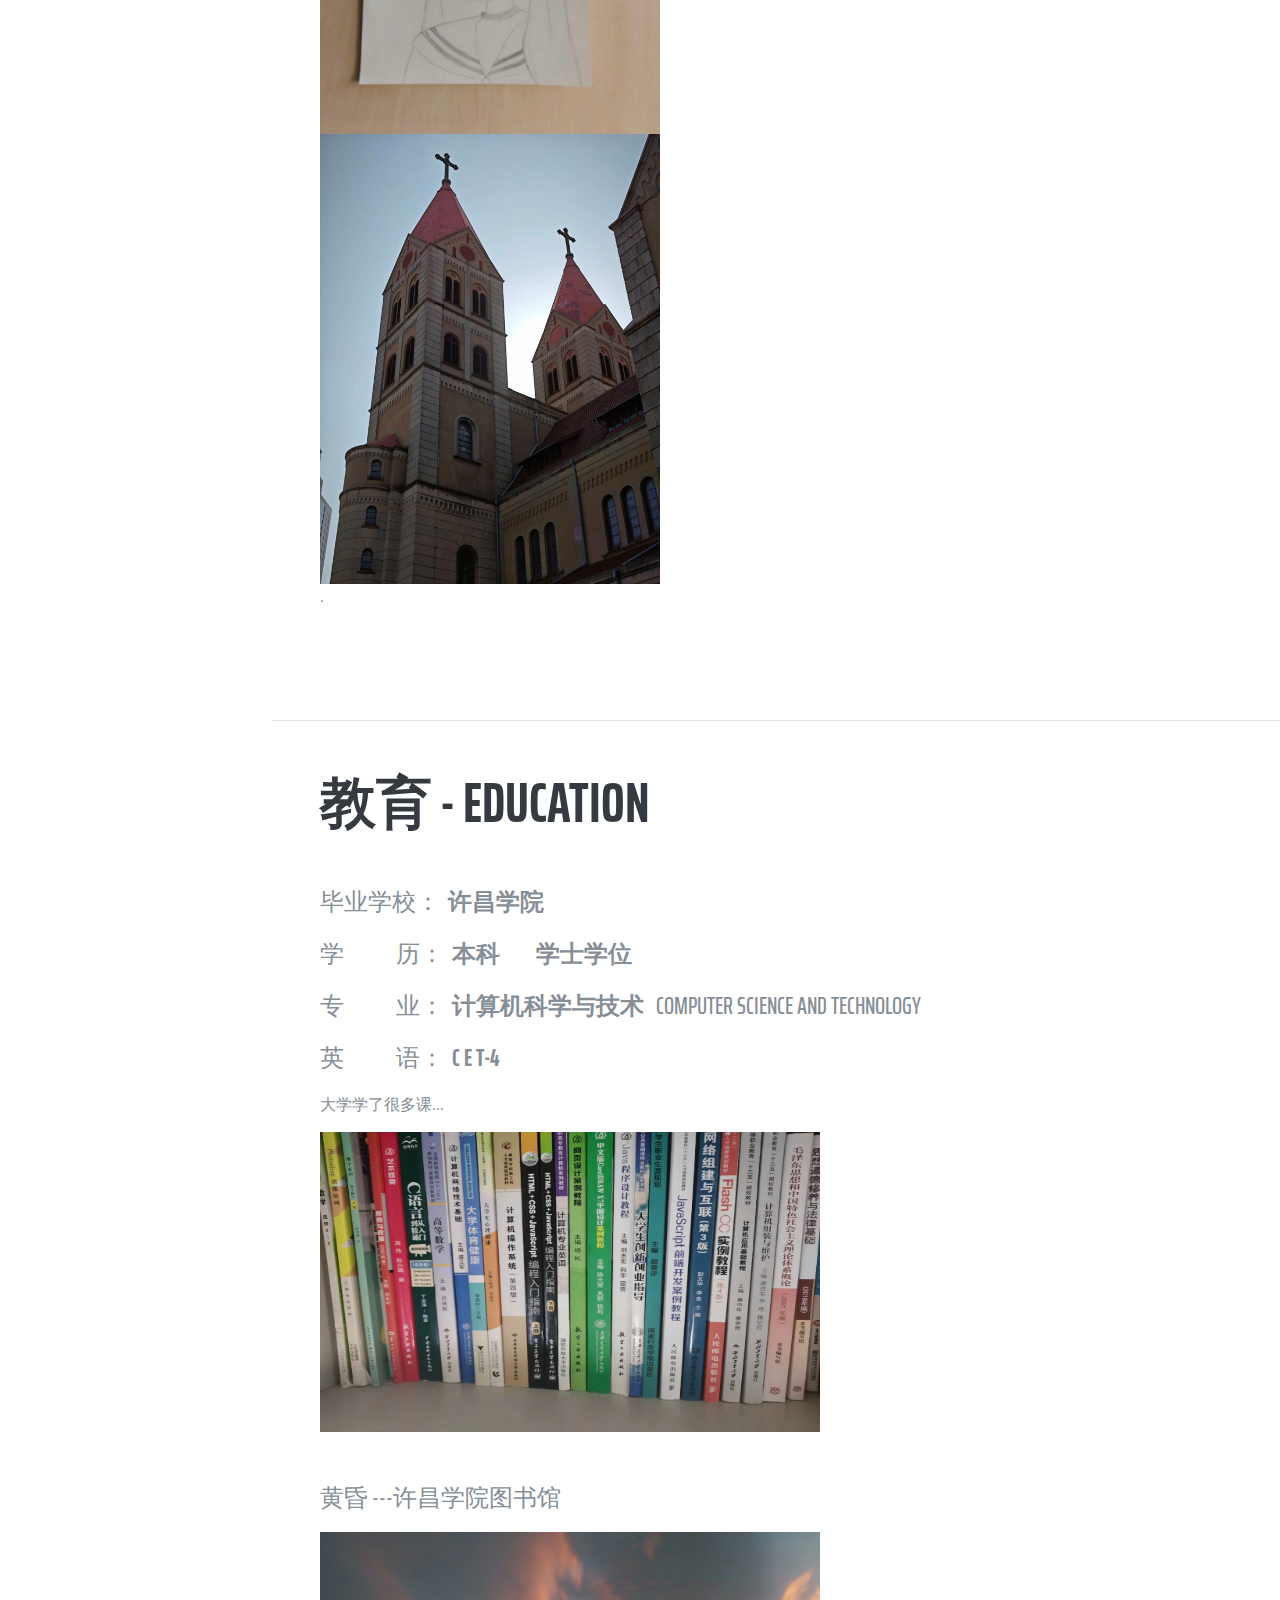
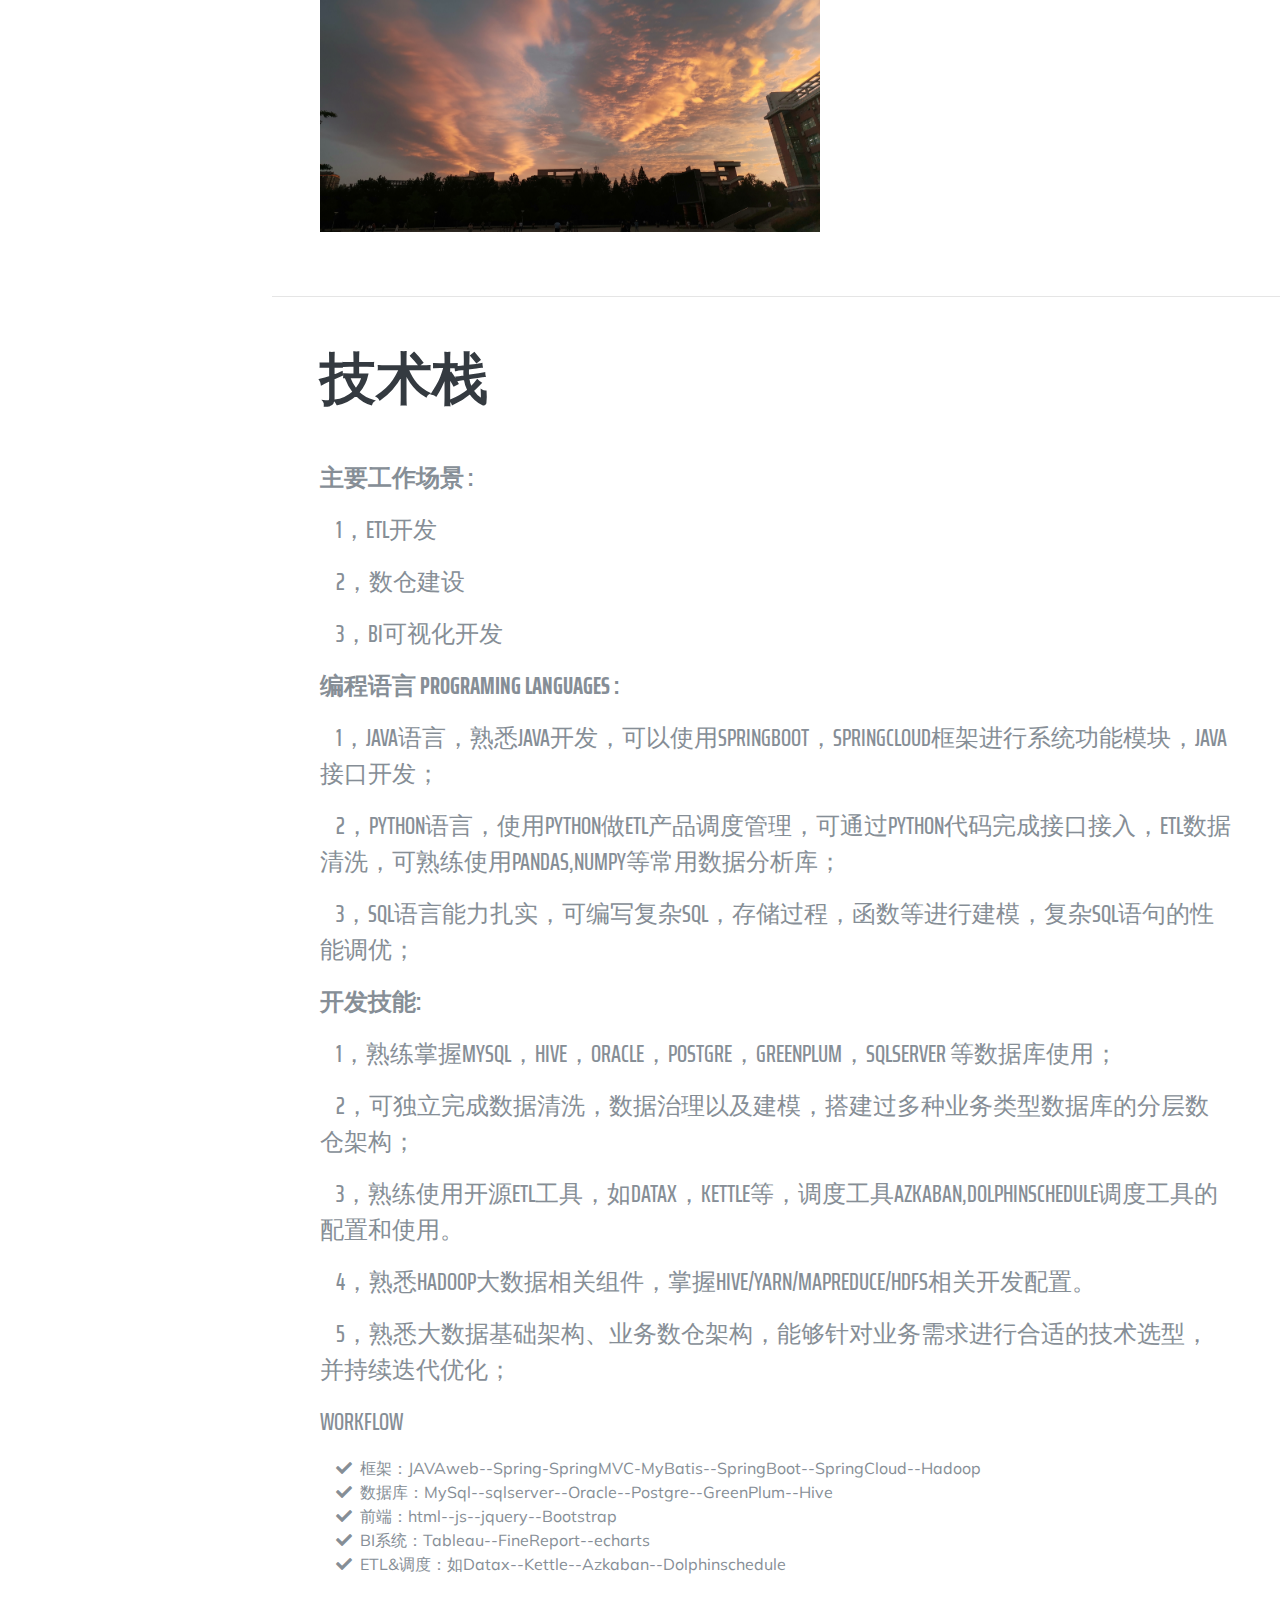
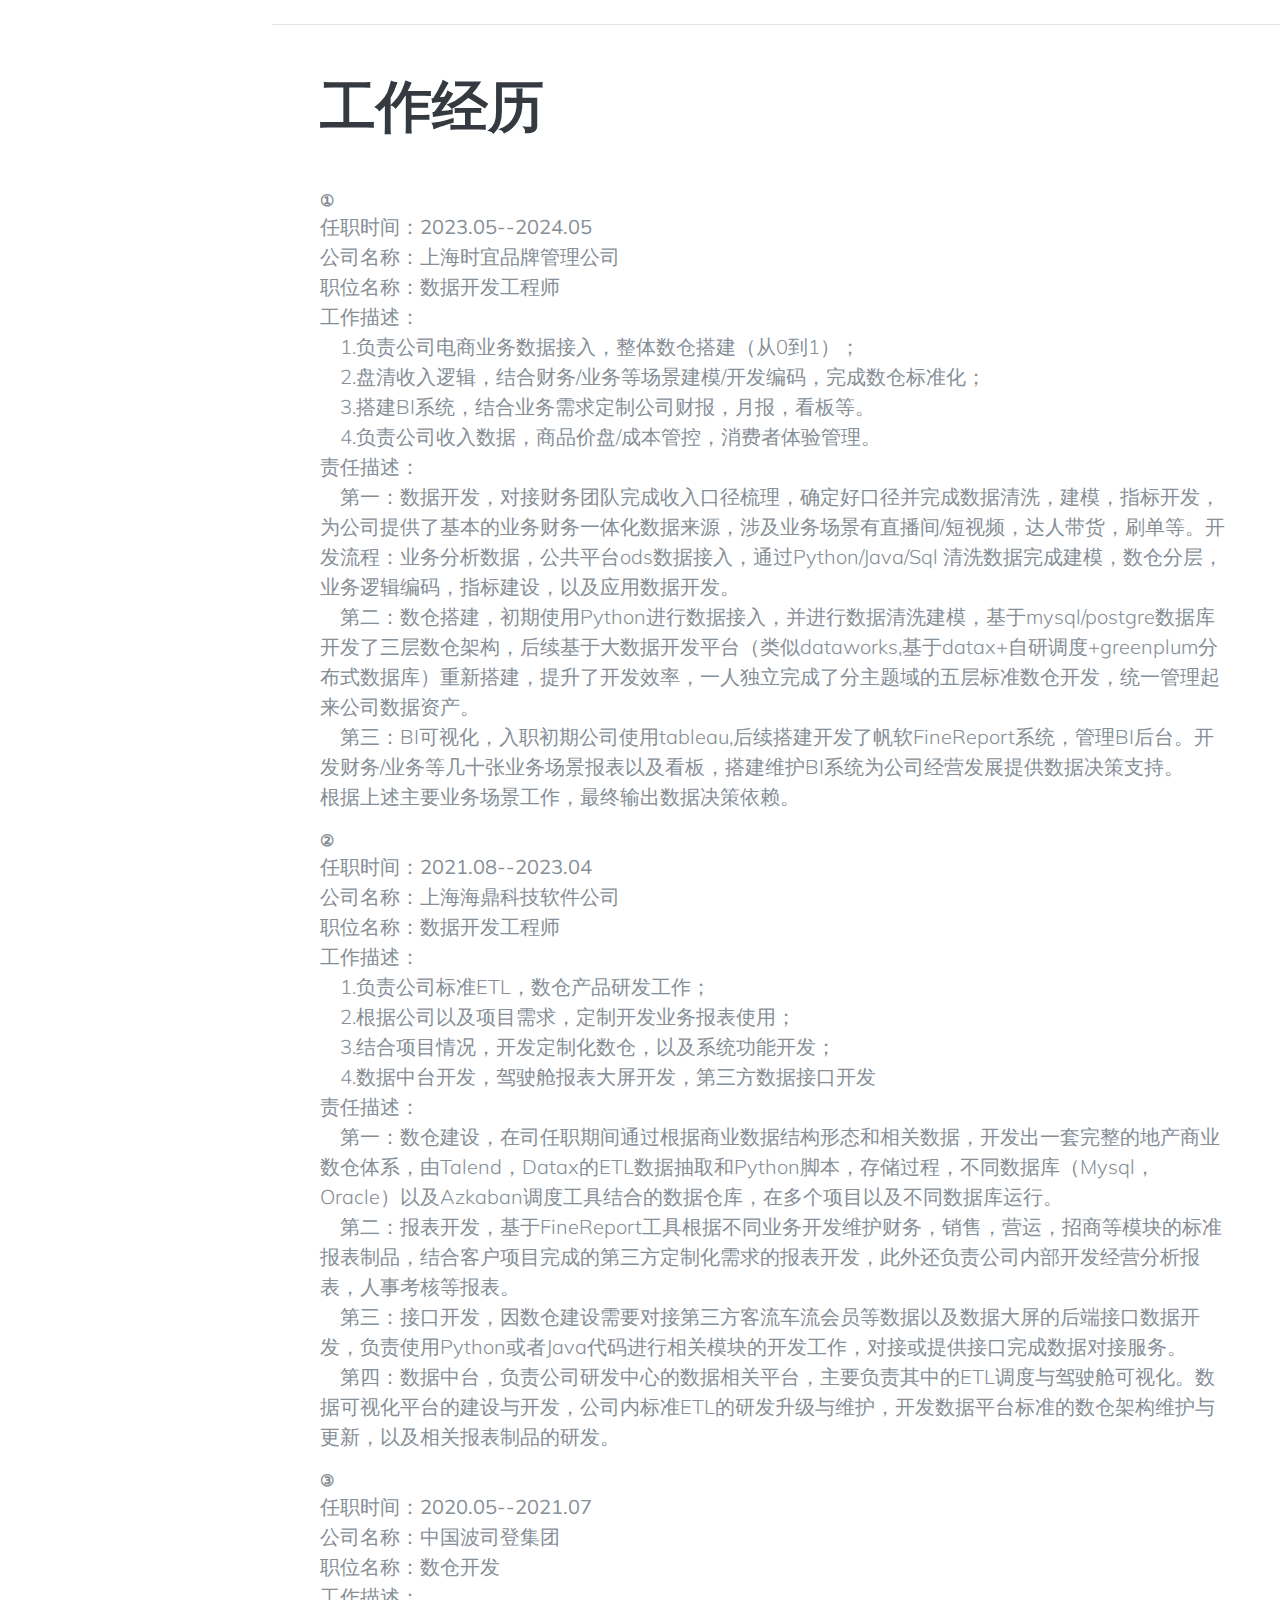
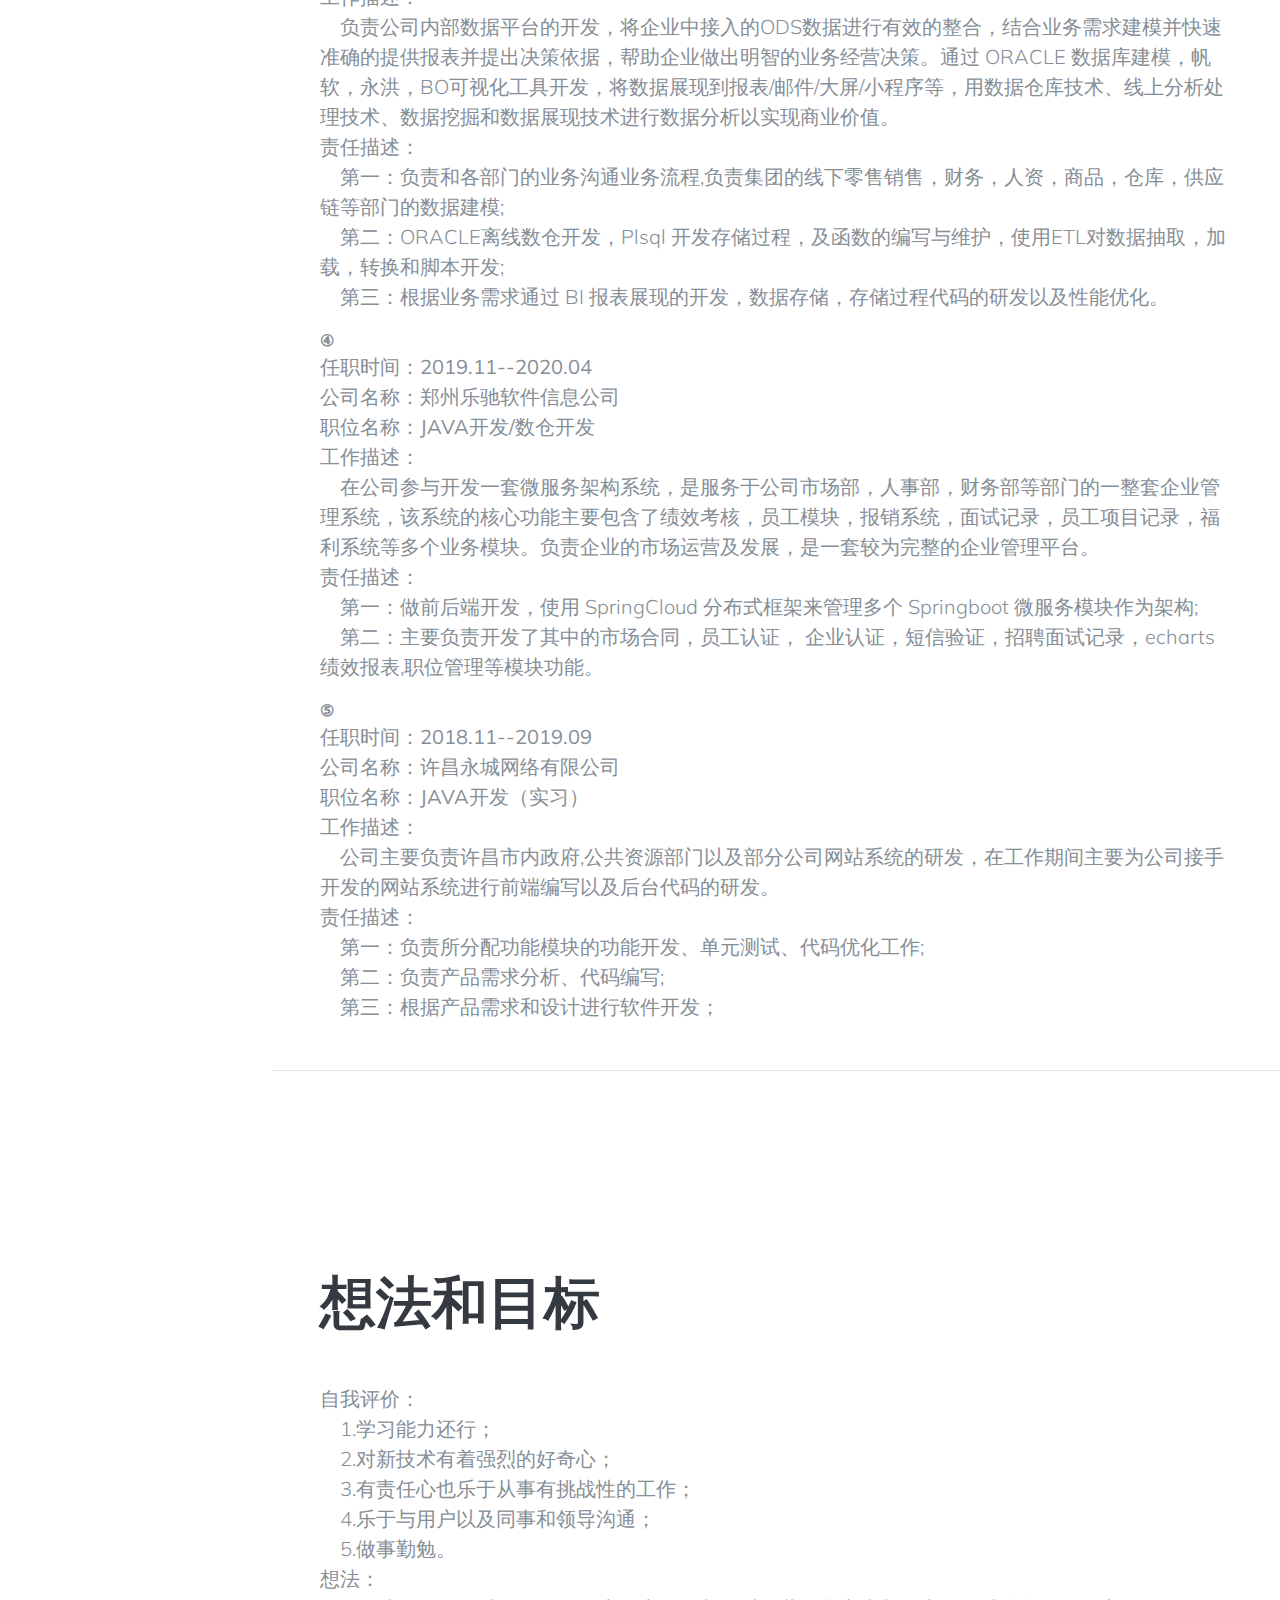
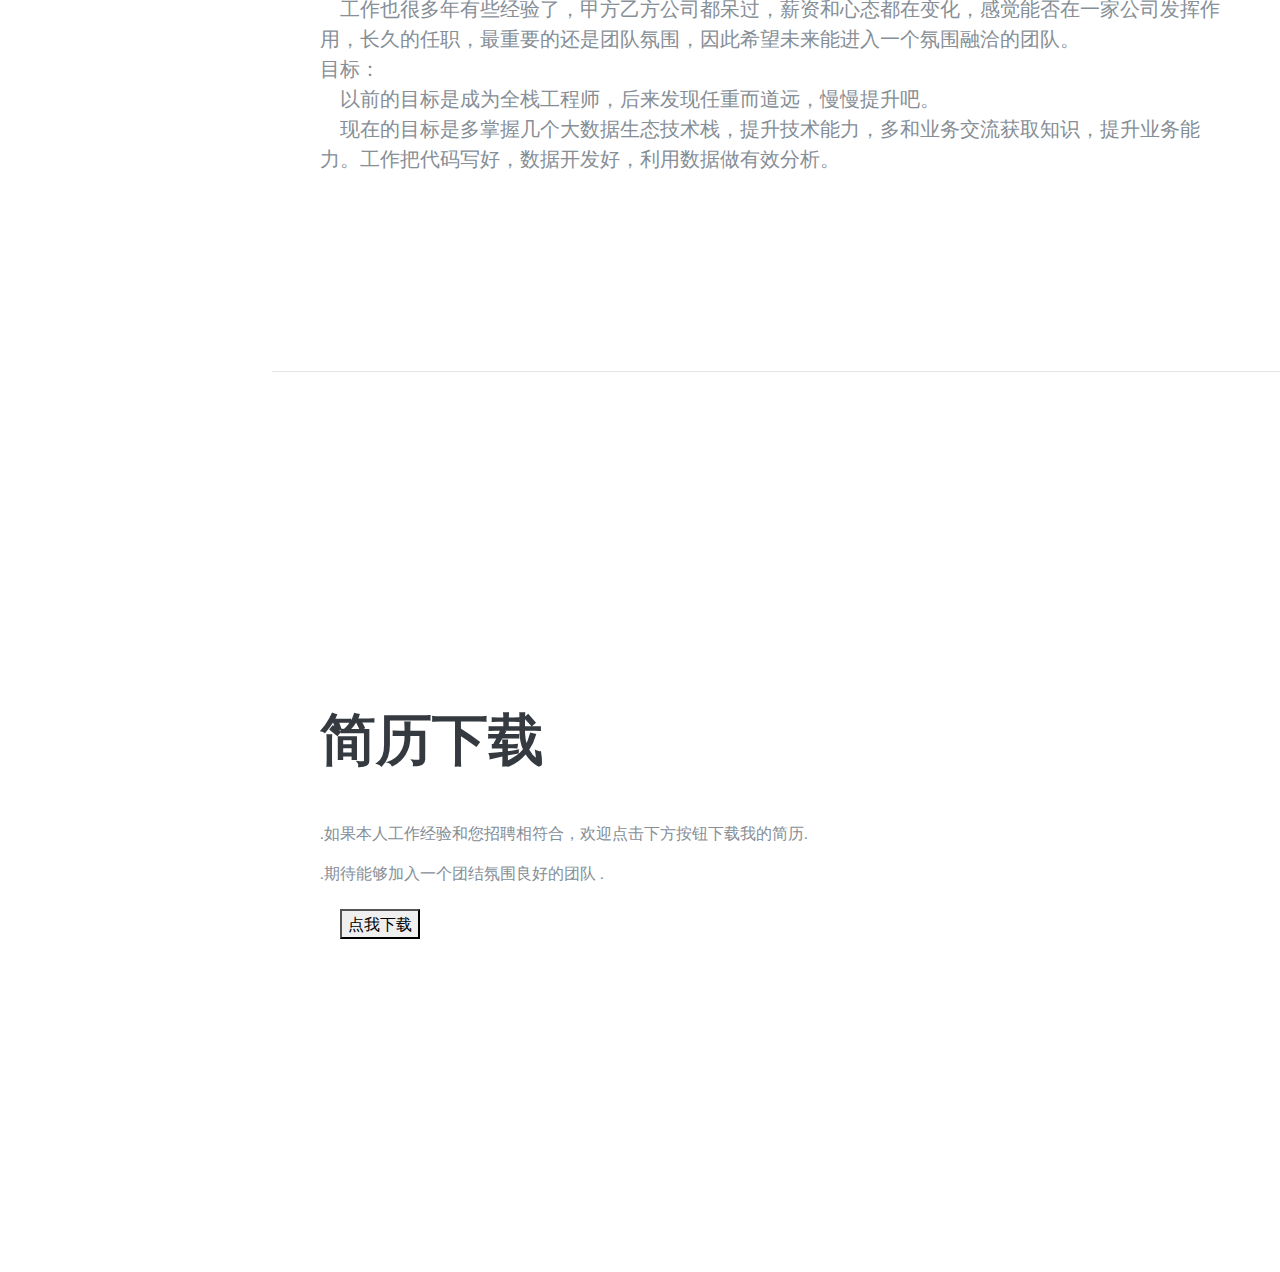
<file: resume.html>
<!DOCTYPE html>
<html lang="en">

<head>

  <meta charset="utf-8">
  <meta name="viewport" content="width=device-width, initial-scale=1, shrink-to-fit=no">
  <meta name="description" content="">
  <meta name="author" content="">

  <title>小刘的Resume</title>

  <!-- Bootstrap core CSS -->
  <link href="vendor/bootstrap/css/bootstrap.min.css" rel="stylesheet">

  <!-- Custom fonts for this template -->
  <link href="https://fonts.googleapis.com/css?family=Saira+Extra+Condensed:500,700" rel="stylesheet">
  <link href="https://fonts.googleapis.com/css?family=Muli:400,400i,800,800i" rel="stylesheet">
  <link href="vendor/fontawesome-free/css/all.min.css" rel="stylesheet">

  <!-- Custom styles for this template -->
  <link href="css/resume.min.css" rel="stylesheet">
  <script>
    // 获取当前日期
    var currentDate = new Date();
    // 提取当前年份
    var currentYear = currentDate.getFullYear();
    // 指定起始年份
    var startYear = 2019;
    // 计算工作经验年数
    var workExperience = currentYear - startYear;
    var age = currentYear - 1998 +1;
  </script>
</head>

<body id="page-top">

  <nav class="navbar navbar-expand-lg navbar-dark bg-primary fixed-top" id="sideNav">
    <a class="navbar-brand js-scroll-trigger" href="#page-top">
      <span class="d-block d-lg-none">刘小刘的刘小刘</span>
      <span class="d-none d-lg-block">
        <img class="img-fluid img-profile rounded-circle mx-auto mb-2" src="img/me.jpg" alt="">
      </span>
    </a>
    <button class="navbar-toggler" type="button" data-toggle="collapse" data-target="#navbarSupportedContent" aria-controls="navbarSupportedContent" aria-expanded="false" aria-label="Toggle navigation">
      <span class="navbar-toggler-icon"></span>
    </button>
    <div class="collapse navbar-collapse" id="navbarSupportedContent">
      <ul class="navbar-nav">
        <li class="nav-item">
          <a class="nav-link js-scroll-trigger" href="#about">简介</a>
        </li>
        <li class="nav-item">
          <a class="nav-link js-scroll-trigger" href="#experience">生活中的我</a>
        </li>
        <li class="nav-item">
          <a class="nav-link js-scroll-trigger" href="#education">教育背景</a>
        </li>
        <li class="nav-item">
          <a class="nav-link js-scroll-trigger" href="#skills">技术栈</a>
        </li>
        <li class="nav-item">
          <a class="nav-link js-scroll-trigger" href="#interests">工作经历</a>
        </li>
        <li class="nav-item">
          <a class="nav-link js-scroll-trigger" href="#awards">想法和目标</a>
        </li>
        <li class="nav-item">
          <a class="nav-link js-scroll-trigger" href="#resume">简历下载</a>
        </li>
      </ul>
    </div>
  </nav>

  <div class="container-fluid p-0">

    <section class="resume-section p-3 p-lg-5 d-flex align-items-center" id="about">
      <div class="w-100">
         <h1 class="mb-0">刘
          <span class="text-primary">朝令</span>
        </h1>
        <div class="subheading mb-5"><br>
          <div class="subheading mb-3"></div>
<!--          <a>页面正在开发中</a>-->
          <a>性  别：  男</a><br>
          <a>年  龄：  </a><script>document.write(age);</script><br>
          <a>籍  贯：  河南濮阳</a><br>
          <a>学历： 本科 </a><br>
          <a>毕业时间： 2019 年 </a><br>
          <a>工作经验：  </a><script>document.write(workExperience);</script> 年<br>
          <a>求职地区：  北京/上海</a><br>
          <a>求职意向： (大)数据开发/数据仓库</a><br>
          <a>手机/微信： 13525274212</a><br>
          <a>电子  邮箱：</a><a href="mailto:13525274212@163.com">13525274212@163.com</a><br>

        </div>

        </div>
      <div class="resume-date text-md-right">
<!--        <span class="text-primary"> <img src="img/me.jpg" width="200" height="300"></span>-->
      </div>
<!--        <p class="lead mb-5">我就是练习时长好几年的Java练习生&#45;&#45;刘小黑.</p>-->
<!--        <p class="lead mb-5">请多多为我投票吧...</p>-->
<!--        <div class="social-icons">-->
<!--          <a href="#">-->
<!--            <i class="fab fa-linkedin-in"></i>-->
<!--          </a>-->
<!--          <a href="#">-->
<!--            <i class="fab fa-github"></i>-->
<!--          </a>-->
<!--          <a href="#">-->
<!--            <i class="fab fa-twitter"></i>-->
<!--          </a>-->
<!--          <a href="#">-->
<!--            <i class="fab fa-facebook-f"></i>-->
<!--          </a>-->
<!--        </div>-->
      </div>
    </section>

    <hr class="m-0">

    <section class="resume-section p-3 p-lg-5 d-flex justify-content-center" id="experience" >

      <div class="w-100">
        <h2 class="mb-5">生活中的我</h2>


        <div class="resume-item d-flex flex-column flex-md-row justify-content-between mb-5">
          <div class="resume-content">
            <h3 class="mb-0"></h3>
            <div class="subheading mb-3"></div>
            <p class="lead mb-5">生活中性格比较安静，借用朋友的话来说就是非常稳重。</p>
            <p class="lead mb-5">除去工作，业余时间主要分布在：</p>
            <p class="lead mb-5">1，上海CityWalk;</p>
            <p class="lead mb-5">2，不定时充电学习;</p>
            <p class="lead mb-5">3，打游戏/跑步/刷视频;</p>
            <p class="lead mb-5">爱好方面，个人喜欢拍照美景和画画，然而水平一般。</p>
            <img src="img/aboutme1.jpg" width="680" height="450">
            <img src="img/aboutme2.jpg" width="340" height="450">
            <img src="img/tree.jpg" width="340" height="450">
            <img src="img/picture.jpg" width="340" height="450">
            <img src="img/picture2.jpg" width="340" height="450">
            <p>.</p>
          </div>
          <div class="resume-date text-md-right">
<!--            <span class="text-primary"> <img src="img/aboutme2.jpg" width="340" height="450"></span>-->
          </div>
        </div>


      </div>

    </section>

    <hr class="m-0">

    <section class="resume-section p-3 p-lg-5 d-flex align-items-center" id="education">
      <div class="w-100">
        <h2 class="mb-5">教育 - Education</h2>

        <div class="resume-item d-flex flex-column flex-md-row justify-content-between mb-5">
          <div class="resume-content">
<!--            <h4 class="mb-0">学历：&nbsp;&nbsp; 本科 &nbsp;&nbsp; &nbsp;&nbsp;&nbsp;&nbsp; 毕业学校：许昌学院 </h4>-->
            <div class="subheading mb-3">  毕业学校：&nbsp;&nbsp;<b>许昌学院</b> </div>
            <div class="subheading mb-3">学&nbsp;&nbsp;&nbsp;&nbsp;&nbsp;&nbsp;&nbsp;&nbsp;&nbsp;&nbsp;&nbsp;&nbsp;&nbsp;历：&nbsp;&nbsp;<b>本科</b> &nbsp;&nbsp; &nbsp;&nbsp;&nbsp;&nbsp; <b>学士学位</b> </div>
            <div class="subheading mb-3">专&nbsp;&nbsp;&nbsp;&nbsp;&nbsp;&nbsp;&nbsp;&nbsp;&nbsp;&nbsp;&nbsp;&nbsp;&nbsp;业：&nbsp;&nbsp;<b>计算机科学与技术</b> &nbsp;&nbsp;Computer Science and Technology</div><Computer Science and Technology>
            <div class="subheading mb-3">英&nbsp;&nbsp;&nbsp;&nbsp;&nbsp;&nbsp;&nbsp;&nbsp;&nbsp;&nbsp;&nbsp;&nbsp;&nbsp;语：&nbsp;&nbsp;<b>C E T-4</b> &nbsp;&nbsp; </div><Computer Science and Technology>
            <p>大学学了很多课...</p> <img src="img/books.jpg" width="500" height="300">
          </div>
          <div class="resume-date text-md-right">
<!--            <img src="img/books.jpg" width="500" height="400">-->
          </div>
        </div>
        

        <div class="resume-item d-flex flex-column flex-md-row justify-content-between">
          <div class="resume-content">
            <div class="subheading mb-3">黄昏 ---许昌学院图书馆 </div>
            <img src="img/library.jpg" height="300" width="500">
            <h3 class="mb-0"> </h3>

            <p></p>
          </div>
          <div class="resume-date text-md-right">
            <span class="text-primary"> </span>
          </div>
        </div>

      </div>
    </section>

    <hr class="m-0">

    <section class="resume-section p-3 p-lg-5 d-flex align-items-center" id="skills">
      <div class="w-100">
        <h2 class="mb-5">技术栈</h2>
        <div class="subheading mb-3" ><b>主要工作场景     :</b></div>
        <div class="subheading mb-3" >&nbsp;&nbsp;&nbsp;&nbsp;1，ETL开发 </div>
        <div class="subheading mb-3" >&nbsp;&nbsp;&nbsp;&nbsp;2，数仓建设</div>
        <div class="subheading mb-3" >&nbsp;&nbsp;&nbsp;&nbsp;3，BI可视化开发      </div>
        <div class="subheading mb-3" ><b>编程语言 programing Languages :    </b></div>
        <div class="subheading mb-3" >&nbsp;&nbsp;&nbsp;&nbsp;1，Java语言，熟悉java开发，可以使用SpringBoot，SpringCloud框架进行系统功能模块，JAVA接口开发；
          </div>
        <div class="subheading mb-3" >&nbsp;&nbsp;&nbsp;&nbsp;2，Python语言，使用python做ETL产品调度管理，可通过Python代码完成接口接入，ETL数据清洗，可熟练使用pandas,numpy等常用数据分析库；
          </div>
        <div class="subheading mb-3" >&nbsp;&nbsp;&nbsp;&nbsp;3，Sql语言能力扎实，可编写复杂sql，存储过程，函数等进行建模，复杂sql语句的性能调优；</div>
        <div class="subheading mb-3"><b>开发技能:</b></div>
        <div class="subheading mb-3">&nbsp;&nbsp;&nbsp;&nbsp;1，熟练掌握MySQL，Hive，Oracle，Postgre，GreenPlum，SQLserver 等数据库使用；
         </div>
        <div class="subheading mb-3">&nbsp;&nbsp;&nbsp;&nbsp;2，可独立完成数据清洗，数据治理以及建模，搭建过多种业务类型数据库的分层数仓架构；
          </div>
        <div class="subheading mb-3">&nbsp;&nbsp;&nbsp;&nbsp;3，熟练使用开源ETL工具，如Datax，Kettle等，调度工具Azkaban,Dolphinschedule调度工具的配置和使用。
         </div>
        <div class="subheading mb-3">&nbsp;&nbsp;&nbsp;&nbsp;4，熟悉Hadoop大数据相关组件，掌握Hive/Yarn/Mapreduce/Hdfs相关开发配置。
          </div>
        <div class="subheading mb-3">&nbsp;&nbsp;&nbsp;&nbsp;5，熟悉大数据基础架构、业务数仓架构，能够针对业务需求进行合适的技术选型，并持续迭代优化；
        </div>
<!--        <ul class="list-inline dev-icons">-->
<!--          <li class="list-inline-item">-->
<!--            <i class="fab fa-html5"></i>-->
<!--          </li>-->
<!--          <li class="list-inline-item">-->
<!--            <i class="fab fa-css3-alt"></i>-->
<!--          </li>-->
<!--          <li class="list-inline-item">-->
<!--            <i class="fab fa-js-square"></i>-->
<!--          </li>-->
<!--          </li>-->
<!--          <li class="list-inline-item">-->
<!--            <i class="fab fa-node-js"></i>-->
<!--          </li>-->
<!--          <li class="list-inline-item">-->
<!--            <i class="fab fa-npm"></i>-->
<!--          </li>-->
<!--        </ul>-->

        <div class="subheading mb-3">Workflow</div>
        <ul class="fa-ul mb-0">
          <li>
            <i class="fa-li fa fa-check"></i>
            框架：JAVAweb--Spring-SpringMVC-MyBatis--SpringBoot--SpringCloud--Hadoop</li>
          <li>
            <i class="fa-li fa fa-check"></i>
            数据库：MySql--sqlserver--Oracle--Postgre--GreenPlum--Hive</li>
          <li>
            <i class="fa-li fa fa-check"></i>
            前端：html--js--jquery--Bootstrap</li>
          <li>
            <i class="fa-li fa fa-check"></i>
            BI系统：Tableau--FineReport--echarts </li>
          <li>
            <i class="fa-li fa fa-check"></i>
            ETL&调度：如Datax--Kettle--Azkaban--Dolphinschedule </li>
        </ul>
      </div>
    </section>

    <hr class="m-0">

    <section class="resume-section p-3 p-lg-5 d-flex align-items-center" id="interests">
      <div class="w-100">
        <h2 class="mb-5">工作经历</h2>
        <div class="resume-content">
          <h3 class="mb-0"></h3>
          <div class="subheading mb-3"></div>
          <a><b>①</b></a><br>
          <a  class="lead mb-5"><b>任职时间：2023.05--2024.05</b></a><br>
          <a class="lead mb-5"><b> 公司名称：上海时宜品牌管理公司</b> </a><br>
          <a class="lead mb-5"><b> 职位名称：数据开发工程师</b> </a><br>
          <a class="lead mb-5"><b> 工作描述：</b> </a><br>
          <a class="lead mb-5">&nbsp;&nbsp;&nbsp;&nbsp;1.负责公司电商业务数据接入，整体数仓搭建（从0到1）；</a><br>
          <a class="lead mb-5">&nbsp;&nbsp;&nbsp;&nbsp;2.盘清收入逻辑，结合财务/业务等场景建模/开发编码，完成数仓标准化；</a><br>
          <a class="lead mb-5">&nbsp;&nbsp;&nbsp;&nbsp;3.搭建BI系统，结合业务需求定制公司财报，月报，看板等。</a><br>
          <a class="lead mb-5">&nbsp;&nbsp;&nbsp;&nbsp;4.负责公司收入数据，商品价盘/成本管控，消费者体验管理。</a><br>
          <a class="lead mb-5"><b>责任描述：</b></a><br>
          <a class="lead mb-5">&nbsp;&nbsp;&nbsp;&nbsp;第一：数据开发，对接财务团队完成收入口径梳理，确定好口径并完成数据清洗，建模，指标开发，为公司提供了基本的业务财务一体化数据来源，涉及业务场景有直播间/短视频，达人带货，刷单等。开发流程：业务分析数据，公共平台ods数据接入，通过Python/Java/Sql 清洗数据完成建模，数仓分层，业务逻辑编码，指标建设，以及应用数据开发。</a><br>
          <a class="lead mb-5">&nbsp;&nbsp;&nbsp;&nbsp;第二：数仓搭建，初期使用Python进行数据接入，并进行数据清洗建模，基于mysql/postgre数据库开发了三层数仓架构，后续基于大数据开发平台（类似dataworks,基于datax+自研调度+greenplum分布式数据库）重新搭建，提升了开发效率，一人独立完成了分主题域的五层标准数仓开发，统一管理起来公司数据资产。</a><br>
          <a class="lead mb-5">&nbsp;&nbsp;&nbsp;&nbsp;第三：BI可视化，入职初期公司使用tableau,后续搭建开发了帆软FineReport系统，管理BI后台。开发财务/业务等几十张业务场景报表以及看板，搭建维护BI系统为公司经营发展提供数据决策支持。</a><br>
          <a class="lead mb-5"><b>根据上述主要业务场景工作，最终输出数据决策依赖。</b></a>

        </div>
        <div class="resume-content">
          <h3 class="mb-0"></h3>
          <div class="subheading mb-3"></div>
          <a><b>②</b></a><br>
          <a  class="lead mb-5"><b>任职时间：2021.08--2023.04</b></a><br>
          <a class="lead mb-5"><b> 公司名称：上海海鼎科技软件公司</b> </a><br>
          <a class="lead mb-5"><b> 职位名称：数据开发工程师</b> </a><br>
          <a class="lead mb-5"><b> 工作描述：</b> </a><br>
          <a class="lead mb-5">&nbsp;&nbsp;&nbsp;&nbsp;1.负责公司标准ETL，数仓产品研发工作；</a><br>
          <a class="lead mb-5">&nbsp;&nbsp;&nbsp;&nbsp;2.根据公司以及项目需求，定制开发业务报表使用；</a><br>
          <a class="lead mb-5">&nbsp;&nbsp;&nbsp;&nbsp;3.结合项目情况，开发定制化数仓，以及系统功能开发；</a><br>
          <a class="lead mb-5">&nbsp;&nbsp;&nbsp;&nbsp;4.数据中台开发，驾驶舱报表大屏开发，第三方数据接口开发</a><br>
          <a class="lead mb-5"><b>责任描述：</b></a><br>
          <a class="lead mb-5">&nbsp;&nbsp;&nbsp;&nbsp;第一：数仓建设，在司任职期间通过根据商业数据结构形态和相关数据，开发出一套完整的地产商业数仓体系，由Talend，Datax的ETL数据抽取和Python脚本，存储过程，不同数据库（Mysql，Oracle）以及Azkaban调度工具结合的数据仓库，在多个项目以及不同数据库运行。</a><br>
          <a class="lead mb-5">&nbsp;&nbsp;&nbsp;&nbsp;第二：报表开发，基于FineReport工具根据不同业务开发维护财务，销售，营运，招商等模块的标准报表制品，结合客户项目完成的第三方定制化需求的报表开发，此外还负责公司内部开发经营分析报表，人事考核等报表。</a><br>
          <a class="lead mb-5">&nbsp;&nbsp;&nbsp;&nbsp;第三：接口开发，因数仓建设需要对接第三方客流车流会员等数据以及数据大屏的后端接口数据开发，负责使用Python或者Java代码进行相关模块的开发工作，对接或提供接口完成数据对接服务。 </a><br>
          <a class="lead mb-5">&nbsp;&nbsp;&nbsp;&nbsp;第四：数据中台，负责公司研发中心的数据相关平台，主要负责其中的ETL调度与驾驶舱可视化。数据可视化平台的建设与开发，公司内标准ETL的研发升级与维护，开发数据平台标准的数仓架构维护与更新，以及相关报表制品的研发。</a><br>

        </div>
        <div class="resume-content">
          <h3 class="mb-0"></h3>
          <div class="subheading mb-3"></div>
          <a><b>③</b></a><br>
          <a  class="lead mb-5"><b>任职时间：2020.05--2021.07</b></a><br>
          <a class="lead mb-5"><b> 公司名称：中国波司登集团</b> </a><br>
          <a class="lead mb-5"><b> 职位名称：数仓开发</b> </a><br>
          <a class="lead mb-5"><b> 工作描述：</b> </a><br>
          <a class="lead mb-5">&nbsp;&nbsp;&nbsp;&nbsp;负责公司内部数据平台的开发，将企业中接入的ODS数据进行有效的整合，结合业务需求建模并快速准确的提供报表并提出决策依据，帮助企业做出明智的业务经营决策。通过 ORACLE 数据库建模，帆软，永洪，BO可视化工具开发，将数据展现到报表/邮件/大屏/小程序等，用数据仓库技术、线上分析处理技术、数据挖掘和数据展现技术进行数据分析以实现商业价值。</a><br>

          <a class="lead mb-5"><b>责任描述：</b></a><br>
          <a class="lead mb-5">&nbsp;&nbsp;&nbsp;&nbsp;第一：负责和各部门的业务沟通业务流程,负责集团的线下零售销售，财务，人资，商品，仓库，供应链等部门的数据建模; </a><br>
          <a class="lead mb-5">&nbsp;&nbsp;&nbsp;&nbsp;第二：ORACLE离线数仓开发，Plsql 开发存储过程，及函数的编写与维护，使用ETL对数据抽取，加载，转换和脚本开发;</a><br>
          <a class="lead mb-5">&nbsp;&nbsp;&nbsp;&nbsp;第三：根据业务需求通过 BI 报表展现的开发，数据存储，存储过程代码的研发以及性能优化。</a><br>

        </div>
        <div class="resume-content">
          <h3 class="mb-0"></h3>
          <div class="subheading mb-3"></div>
          <a><b>④</b></a><br>
          <a  class="lead mb-5"><b>任职时间：2019.11--2020.04</b></a><br>
          <a class="lead mb-5"><b> 公司名称：郑州乐驰软件信息公司</b> </a><br>
          <a class="lead mb-5"><b> 职位名称：JAVA开发/数仓开发</b> </a><br>
          <a class="lead mb-5"><b> 工作描述：</b> </a><br>
          <a class="lead mb-5">&nbsp;&nbsp;&nbsp;&nbsp;在公司参与开发一套微服务架构系统，是服务于公司市场部，人事部，财务部等部门的一整套企业管理系统，该系统的核心功能主要包含了绩效考核，员工模块，报销系统，面试记录，员工项目记录，福利系统等多个业务模块。负责企业的市场运营及发展，是一套较为完整的企业管理平台。</a><br>

          <a class="lead mb-5"><b>责任描述：</b></a><br>
          <a class="lead mb-5">&nbsp;&nbsp;&nbsp;&nbsp;第一：做前后端开发，使用 SpringCloud 分布式框架来管理多个 Springboot 微服务模块作为架构; </a><br>
          <a class="lead mb-5">&nbsp;&nbsp;&nbsp;&nbsp;第二：主要负责开发了其中的市场合同，员工认证， 企业认证，短信验证，招聘面试记录，echarts 绩效报表,职位管理等模块功能。</a><br>


        </div>
        <div class="resume-content">
          <h3 class="mb-0"></h3>
          <div class="subheading mb-3"></div>
          <a><b>⑤</b></a><br>
          <a  class="lead mb-5"><b>任职时间：2018.11--2019.09</b></a><br>
          <a class="lead mb-5"><b> 公司名称：许昌永城网络有限公司</b> </a><br>
          <a class="lead mb-5"><b> 职位名称：JAVA开发（实习）</b> </a><br>
          <a class="lead mb-5"><b> 工作描述：</b> </a><br>
          <a class="lead mb-5">&nbsp;&nbsp;&nbsp;&nbsp;公司主要负责许昌市内政府,公共资源部门以及部分公司网站系统的研发，在工作期间主要为公司接手开发的网站系统进行前端编写以及后台代码的研发。 </a><br>

          <a class="lead mb-5"><b>责任描述：</b></a><br>
          <a class="lead mb-5">&nbsp;&nbsp;&nbsp;&nbsp;第一：负责所分配功能模块的功能开发、单元测试、代码优化工作; </a><br>
          <a class="lead mb-5">&nbsp;&nbsp;&nbsp;&nbsp;第二：负责产品需求分析、代码编写;</a><br>
          <a class="lead mb-5">&nbsp;&nbsp;&nbsp;&nbsp;第三：根据产品需求和设计进行软件开发；</a><br>


        </div>
        </div>
      </div>

    </section>

    <hr class="m-0">

    <section class="resume-section p-3 p-lg-5 d-flex align-items-center" id="awards">
      <div class="w-100">
        <h2 class="mb-5">想法和目标</h2>
        <a class="lead mb-5"><b> 自我评价：</b> </a><br>
        <a class="lead mb-5">&nbsp;&nbsp;&nbsp;&nbsp;1.学习能力还行；</a><br>
        <a class="lead mb-5">&nbsp;&nbsp;&nbsp;&nbsp;2.对新技术有着强烈的好奇心；</a><br>
        <a class="lead mb-5">&nbsp;&nbsp;&nbsp;&nbsp;3.有责任心也乐于从事有挑战性的工作；</a><br>
        <a class="lead mb-5">&nbsp;&nbsp;&nbsp;&nbsp;4.乐于与用户以及同事和领导沟通；</a><br>
        <a class="lead mb-5">&nbsp;&nbsp;&nbsp;&nbsp;5.做事勤勉。</a><br>


        <a  class="lead mb-5"><b>想法：  </b></a><br>
        <a  class="lead mb-5"><b>&nbsp;&nbsp;&nbsp;&nbsp;工作也很多年有些经验了，甲方乙方公司都呆过，薪资和心态都在变化，感觉能否在一家公司发挥作用，长久的任职，最重要的还是团队氛围，因此希望未来能进入一个氛围融洽的团队。</b></a><br>
        <a class="lead mb-5"><b> 目标：</b> </a><br>
        <a  class="lead mb-5"><b>&nbsp;&nbsp;&nbsp;&nbsp;以前的目标是成为全栈工程师，后来发现任重而道远，慢慢提升吧。</b></a><br>
        <a  class="lead mb-5"><b>&nbsp;&nbsp;&nbsp;&nbsp;现在的目标是多掌握几个大数据生态技术栈，提升技术能力，多和业务交流获取知识，提升业务能力。工作把代码写好，数据开发好，利用数据做有效分析。</b></a><br>

        <!--        <ul class="fa-ul mb-0">-->
<!--          <li>-->
<!--            <i class="fa-li fa fa-trophy text-warning"></i>-->
<!--            挣他一个亿</li>-->
<!--          <li>-->
<!--            <i class="fa-li fa fa-trophy text-warning"></i>-->
<!--            前端大牛</li>-->
<!--          <li>-->
<!--            <i class="fa-li fa fa-trophy text-warning"></i>-->
<!--            后端大牛</li>-->
<!--          <li>-->
<!--            <i class="fa-li fa fa-trophy text-warning"></i>-->
<!--            1<sup>st</sup>-->
<!--            全栈开发工程师</li>-->
<!--          <li>-->
<!--        </ul>-->
      </div>
    </section>
    <hr class="m-0">

    <section class="resume-section p-3 p-lg-5 d-flex align-items-center" id="resume">
      <div class="w-100">
        <h2 class="mb-5" onclick="download()">简历下载</h2>
        <p>.如果本人工作经验和您招聘相符合，欢迎点击下方按钮下载我的简历.</p>
        <p class="mb-0">.期待能够加入一个团结氛围良好的团队 .</p>
        <br>
        &nbsp;&nbsp;&nbsp;&nbsp;&nbsp;<button onclick="download()" >点我下载</button>
      </div>
    </section>
  </div>

  <!-- Bootstrap core JavaScript -->
  <script src="vendor/jquery/jquery.min.js"></script>
  <script src="vendor/bootstrap/js/bootstrap.bundle.min.js"></script>

  <!-- Plugin JavaScript -->
  <script src="vendor/jquery-easing/jquery.easing.min.js"></script>

  <!-- Custom scripts for this template -->
  <script src="js/resume.min.js"></script>

 <!-- <a href="http://localhost:8080/add/a1">add</a>-->
 <!-- <input type="button"  onclick="download()" value="下载简历">-->
<script>
  function download() {
      if (confirm("确认是否要下载？")){
          location.href="img/刘朝令简历.pdf"
      }

  }
</script>
   <!-- <p class="footer"  >备案号：<a href="https://beian.miit.gov.cn/#/Integrated/index" rel="nofollow" target="_blank"  >豫ICP备2024068031号</a></p>-->

</body>

</html>
</file>
<file: homePage.css>
@charset "utf-8";
/* CSS Document */
*{
	margin:0;
	padding:0;}
body{
	
	background-color:#F0F0F0}
a{
	
	text-decoration:none;
	color:#FFF;}
.top{
	
	width:100%;
	height:60px;
	background-color:#181818;
	
	
	}
.top>.top_introduce{
	
	list-style:none;
	color:#FFF;
	position:fixed;
	background-color: #FF8247/*#181818*/;
		width:100%;
	z-index:4;
	
	}
.top>.top_introduce>li{
	margin-left:75px;
	line-height:60px;
	height:60px;
	float:left;
	}
.top>.top_introduce>li:nth-child(3){
	margin-left:75px;
	line-height:60px;
	height:60px;
	float:left;
	}
.top>.top_introduce>li>ul.game{
	list-style:none;
	/*width:70px;*/
	height:200px;
	background-color:#181818;
	display:none;

	}	
	
.top>.top_introduce>li>a:hover{
	color:#09F;
	
	}
.top>.top_introduce>li>ul.game>li:hover a{
	color:#09f;
	}
.top>.photoShow{
	width:100%;
	height:200px;
	background-color:#181818;
	list-style:none;
    
	
	
	}
	.photoShow{
		width:100%;
	  height:205px;
	  background-color:#181818;
	  display:none;
	  }
	 .photoShow>.photoShow_hidden{
		 width:1100px;
	  height:205px;
	  /*background-color:#F00;*/
	  margin-left:100px;
	  overflow:hidden;
	 /* position:relative;*/
		 } 
	  .photoShow>.photoShow_hidden>ul{
		  width:2200px;
		  height:205px;
		  }
  .photoShow>.photoShow_hidden>ul>li{
	
	list-style:none;
	float:left;
    /* margin-left:px;*/
	margin-left:50px;
	box-shadow:2px 3px 3px #CC3
	}
.photoShow>.photoShow_hidden>ul>li>img{
	width:300px;
	height:200px;
	
	}
/*.clear{
	clear:both;}*/
.top>.top_introduce>li>span{
   margin-left:5px;
   position:absolute;
   display:inline-block;
   top:10px;
	}
.top>.top_introduce>li:nth-child(1){
	font-size:25px;
	}
	
.Advertisement{
	width:1100px;
	height:500px;
	background-color:#FFF;
	margin:20px auto;
	position:relative;
	box-shadow:2px 2px 3px #FFFFFF;
	
	}
.Advertisement>.Advertisement_left{
	position:absolute;
	width:600px;
	height:500px;
	/*background-color:#666;*/
	float:left;
	box-shadow:3px 2px 2px #666666;
	
	}
.Advertisement>.Advertisement_left>span>img{
	position:absolute;
	width:600px;
	height:500px;
	
	}
.Advertisement>.Advertisement_left>p{
	position:absolute;
	text-align:center;
	line-height:80px;
	width:600px;
	height:80px;
	background-color:#999;
	opacity:0.7;
	margin-top:400px;
	font-size:20px;
	}	
.Advertisement>.Advertisement_right{
	float:right;
	width:470px;
	height:500px;
/*	background-color:#009;*/

	
	}
.Advertisement>.Advertisement_right>.Advertisement_right_top{
	width:470px;
	height:240px;
	/*background-color:#960;*/
	position:relative;
	box-shadow:3px 2px 2px #666666 ;
	
	}
.Advertisement>.Advertisement_right>.Advertisement_right_top>span>img{
	width:470px;
	height:240px;
	position:absolute;
	}
.Advertisement>.Advertisement_right>.Advertisement_right_top>p{
	position:absolute;
	text-align:center;
	line-height:40px;
	width:470px;
	height:40px;
	background-color:#999;
/*	opacity:0.9;*/
	margin-top:180px;
	
	font-size:19px;
	}	
.Advertisement>.Advertisement_right>.Advertisement_right_buttom{
	width:470px;
	height:240px;
	/*background-color:#9FF;*/
	margin-top:20px;
	box-shadow:3px 2px 2px #666666;
	
	}
.Advertisement>.Advertisement_right>.Advertisement_right_buttom>span>img{
	width:470px;
	height:240px;
	position:absolute;
	
	}
	.Advertisement>.Advertisement_right>.Advertisement_right_buttom>p{
		position:absolute;
		text-align:center;
		line-height:40px;
		width:470px;
		height:40px;
		background-color:#999;
		/*opacity:0.9;*/
		margin-top:180px;
		font-size:19px;
		
		}
	.popup{
		position:fixed;
		top:470px;
		right:0;
		display:none;
		}
	.popup>img{
		width:130px;
		height:150px;}
	.popup>span{
		display:inline-block;
		width:30px;
		height:30px;
		position:absolute;
		top:0;
		right:0;}
	/*.coupletl{
		width:100px;
		position:relative;
		
		}*/
	.couplet{
		display:none;
		position:relative;}
	.couplet1{
       position:fixed;
	    right:0;
		top:300px;
		box-shadow:1px 2px  2px #99CC33;
		}
	.couplet2{
		
		left:0;
		position:fixed;
		top:300px;
			box-shadow:2px 5px  2px #99CC33;
		}
	.couplet>.couplet1>img,.couplet>.couplet2>img{
		width:100px;
		height:120px
		
		}
	
 .main{
	 width:1100px;
	
	background-color:#FC0;
	margin:20px auto;
	
	
	 }
 .main>.main_left{
	 width:600px;
	 max-height:3550px;
	 background-color:#FFF;
	 float:left;
	 position:relative;
	 overflow:hidden;
	 overflow-y: auto; /* 添加垂直滚动条 */
	 
	 
	 }
.scrollable-container {
	max-height: 3150px; /* 设置容器最大高度 */
	overflow-y: auto; /* 添加垂直滚动条 */
}

.main>.main_right{
	 float:right;
	 width:470px;
	/* height:4000px;*/
/*	background-color:#FF0;*/

	 }
 .main>.main_left>.content{
	width:595px;
	height:277px;
	/*background-color:#F00;*/
    padding-left:5px;
	 box-shadow:3px 2px 2px #666666;
	 }
.main>.main_left>.content>textarea{
	
	width:539px;
	height:130px;
	resize:none;
	}
.main>.main_left>.content>button{
	width:50px;
	margin-top:102px;
	
	position:absolute;
	/*height:20px;*/
	line-height:30px;
	border:none;
	margin-left:5px;
	background-color:#0F0;
	}
.article{
	width:600px;
	height:200px;
	background-color:#FFF;
	margin-top:20px;
	
     position:relative;
	  box-shadow:3px 2px 2px #666666;
	
	}
.article>h1{
	margin-left:20px;
	font-size:20px;
	margin-bottom:5px;
	margin-top:4px;
	
	}	
.article>.article_picture{
	
	position:absolute;
	width:200px;
	height:150px;
	margin-left:20px;
	/*background-color:#0CC;*/}
	.article>.article_picture>img{
		width:200px;
	   height:150px;
		}
	.article>.article_content{
		float:right;
		margin-left:5px;
		font-size:15px;
		width:350px;
		height:120px;
		line-height:30px;
		overflow:hidden;
		text-overflow:ellipsis;
		
		}
	.article>p{
		font-size:10px;
		position:absolute;
		color:#CCC;
		bottom:15px;
		right:20px;
		}
	.main_right_top{
		width:470px;
		height:780px;
		background-color:#fff;
		margin-bottom:20px;
	
		}
	.main_right_top>h1{
		padding-top:10px;
		margin-left:20px;
		font-size:20px;}
	.main_right_top>ul>li{
		box-shadow:3px 2px 2px #666666;
		/*position:absolute;*/
	/*	display:inline-block;*/
		list-style:none;
		height:230px;
		width:400px;
		margin-top:15px;
		/*background-color:#06C;*/
		margin-left:20px;
		}
		.main_right_top>ul>li{
			background-image:url("images/shantang1.jpg");
			}
	.main_right_top>ul>li>span{
		display:inline-block;
		width:400px;
		height:70px;
		background-color:rgba(255,255,255,0.5);
	   
		line-height:70px;
		text-align:center;
		margin-top:140px;
		
		}
	.main_right_top>ul>li>span>img{
			width:400px;
		height:70px;
		}	
		
	.main_right_middle{
		width:470px;
		height:860px;
		background-color:#fff;
		margin-bottom:20px;
		}
	.main_right_middle>h1{
		padding-top:10px;
		margin-left:20px;
		font-size:20px;
		}
	.main_right_middle>ul>li{
		list-style:none;
		height:230px;
		width:400px;
		margin-top:15px;
		/*background-color:#06C;*/
		margin-left:20px;
		box-shadow:3px 2px 2px #666666;
		}
		.main_right_middle>ul>li{
			background-image:url("images/heartsky.jpg");
				background-repeat:no-repeat;
		    background-size:cover;
			}
	.main_right_middle>ul>li>span{
		display:inline-block;
		width:400px;
		height:70px;
		background-color:#666;
		opacity:0.6;
		line-height:70px;
		text-align:center;
		margin-top:140px;
		
		}
	.main_right_middle>ul>li>span>img{
		width:400px;
		height:70px;
		
	
		}	
	.main_right_middle_nav>ul>li{
		width:400px;
		height:120px;
		/*background-color:#96F;*/
		list-style:none;
		margin-top:20px;
		margin-left:20px;
		box-shadow:3px 2px 2px #666666;
		}
	.main_right_middle_nav>ul>li>span{
		display:inline-block;
		height:120px;
		width:130px;
		/*background-color:#960;*/
		float:left;
		
		}
	.main_right_middle_nav>ul>li>span>img{
		height:120px;
		width:130px;
		}
		.main_right_middle_nav>ul>li>a{
			float:right;
			margin-right:5px;
			margin-top:20px;
			line-height:30px;
			width:240px;
			height:50px;}
		.main_right_middle_nav>ul>li>p.time{
			 color:#333;
			 font-size:12px;
			 
			}
			
	.main_right_bottom{
		width:470px;
		height:420px;
		background-color:#fff;
		margin-bottom:20px;
		}
	.main_right_bottom>h1{
		padding-top:10px;
		margin-left:20px;
		font-size:20px;
		}
	.main_right_bottom>ul{
		list-style:none;
		}
	
	.main_right_bottom>ul>li{
		
		margin-top:20px;
		font-size:20px;}
	.main_right_bottom>ul>li>span{
		/*display:inline-block;*/
		width:28px;
		height:32px;
		margin-left:20px;
		}
	.main_right_bottom>ul>li>span>img{
		
		width:28px;
		height:32px;
		
		}
	.main_right_bottom>img{
		margin:20px auto auto 150px;;
		width:150px;
		height:150px;}
	.clear{
		clear:both;}
	.footer{
		
		text-align:center;
		
		width:100%;
		height:80px;
		background-color:#FF8247;
		}
	.footer>p{
		
		padd-top:10px;}
</file>
<file: css/login.css>
body{
	background-image:url(../img/log.jpg);
} 
*{
	margin:0;
	padding:0;
}
.footer{
	color:rgb(220,230,240);
	text-align:center;
	font-size: 13px;
}
#login{
	width:600px;
    margin:200px auto;
}
#login:after{
	content:"";
    visibility: hidden;
    width:0;
    height:0;
    clear:both;
    display:block;
}
#login>div{
	float: left;
	height:250px;
}
#login>div:nth-child(1){
	background: rgb(0,88,189);
	opacity:.9;
	width:330px;
}
#login>div:nth-child(1)>p{
	text-align: center;
	color:#fff;
}
#login>.login-form{
	box-sizing: border-box;
	border:1px solid black;
	width:270px;
	background-color: #fff;
}
.login-form h3{
   color:rgb(0,113,225);
   text-align: center;
   margin:30px auto;
}
.login-form input[type="text"],
.login-form input[type="password"]{
	border:1px solid rgb(0,113,225);
	border-radius: 3px;
	height:25px;
	width:180px;
	margin-bottom:12px;
	text-indent: 35px;
	font-size: 13px;
}
.login-form .inputs .yanzheng{
	width:100px;
	margin-right:10px;
	float:left;
}
.login-form .inputs .input-yz:after{
    content:"";
    visibility: hidden;
    width:0;
    height:0;
    clear:both;
    display:block;
}
.login-form .inputs .input-yz{
	padding:0;
	vertical-align: top;
}
.login-form .inputs{
	margin:8px 13px 2px 40px;
}
.login-form .inputs>div{
	position:relative;
}
.login-form .inputs>.input-in:before{
	content: "";
    position: absolute;
    display: block;
  /*  visibility: show;*/
    z-index:10;
    left:30px;
    top:6px;
    width:1px;
    height:16px;
    border-left:1px solid #bbb;
}
.login-form span{
	font-size: 12px;
	float:right;
}
.checkbox{
	width:30%;
}
.login-form>form>.btn{
	width:50%;
	margin:15px auto;
}
.login-form>form button{
	border:none;
	background-color: rgb(0,113,225);
	width:120px;
	height:27px;
	color:#fff;
	border-radius:5px;
}
</file>
<file: css/resume.min.css>
/*!
 * Start Bootstrap - Resume v5.0.8 (https://startbootstrap.com/template-overviews/resume)
 * Copyright 2013-2019 Start Bootstrap
 * Licensed under MIT (https://github.com/BlackrockDigital/startbootstrap-resume/blob/master/LICENSE)
 */body{font-family:Muli,-apple-system,BlinkMacSystemFont,'Segoe UI',Roboto,'Helvetica Neue',Arial,sans-serif,'Apple Color Emoji','Segoe UI Emoji','Segoe UI Symbol','Noto Color Emoji';padding-top:54px;color:#868e96}@media (min-width:992px){body{padding-top:0;padding-left:17rem}}h1,h2,h3,h4,h5,h6{font-family:'Saira Extra Condensed',-apple-system,BlinkMacSystemFont,'Segoe UI',Roboto,'Helvetica Neue',Arial,sans-serif,'Apple Color Emoji','Segoe UI Emoji','Segoe UI Symbol','Noto Color Emoji';font-weight:700;text-transform:uppercase;color:#343a40}h1{font-size:6rem;line-height:5.5rem}h2{font-size:3.5rem}h3{font-size:2rem}p.lead{font-size:1.15rem;font-weight:400}.subheading{text-transform:uppercase;font-weight:500;font-family:'Saira Extra Condensed',-apple-system,BlinkMacSystemFont,'Segoe UI',Roboto,'Helvetica Neue',Arial,sans-serif,'Apple Color Emoji','Segoe UI Emoji','Segoe UI Symbol','Noto Color Emoji';font-size:1.5rem}.social-icons a{display:inline-block;height:3.5rem;width:3.5rem;background-color:#495057;color:#fff!important;border-radius:100%;text-align:center;font-size:1.5rem;line-height:3.5rem;margin-right:1rem}.social-icons a:last-child{margin-right:0}.social-icons a:hover{background-color:#bd5d38}.dev-icons{font-size:3rem}.dev-icons .list-inline-item i:hover{color:#bd5d38}#sideNav .navbar-nav .nav-item .nav-link{font-weight:800;letter-spacing:.05rem;text-transform:uppercase}#sideNav .navbar-toggler:focus{outline-color:#d48a6e}@media (min-width:992px){#sideNav{text-align:center;position:fixed;top:0;left:0;display:flex;flex-direction:column;width:17rem;height:100vh}#sideNav .navbar-brand{display:flex;margin:auto auto 0;padding:.5rem}#sideNav .navbar-brand .img-profile{max-width:10rem;max-height:10rem;border:.5rem solid rgba(255,255,255,.2)}#sideNav .navbar-collapse{display:flex;align-items:flex-start;flex-grow:0;width:100%;margin-bottom:auto}#sideNav .navbar-collapse .navbar-nav{flex-direction:column;width:100%}#sideNav .navbar-collapse .navbar-nav .nav-item{display:block}#sideNav .navbar-collapse .navbar-nav .nav-item .nav-link{display:block}}section.resume-section{padding-top:5rem!important;padding-bottom:5rem!important;max-width:75rem}section.resume-section .resume-item .resume-date{min-width:none}@media (min-width:768px){section.resume-section{min-height:100vh}section.resume-section .resume-item .resume-date{min-width:18rem}}@media (min-width:992px){section.resume-section{padding-top:3rem!important;padding-bottom:3rem!important}}.bg-primary{background-color:#bd5d38!important}.text-primary{color:#bd5d38!important}a{color:#bd5d38}a:active,a:focus,a:hover{color:#824027}
</file>
